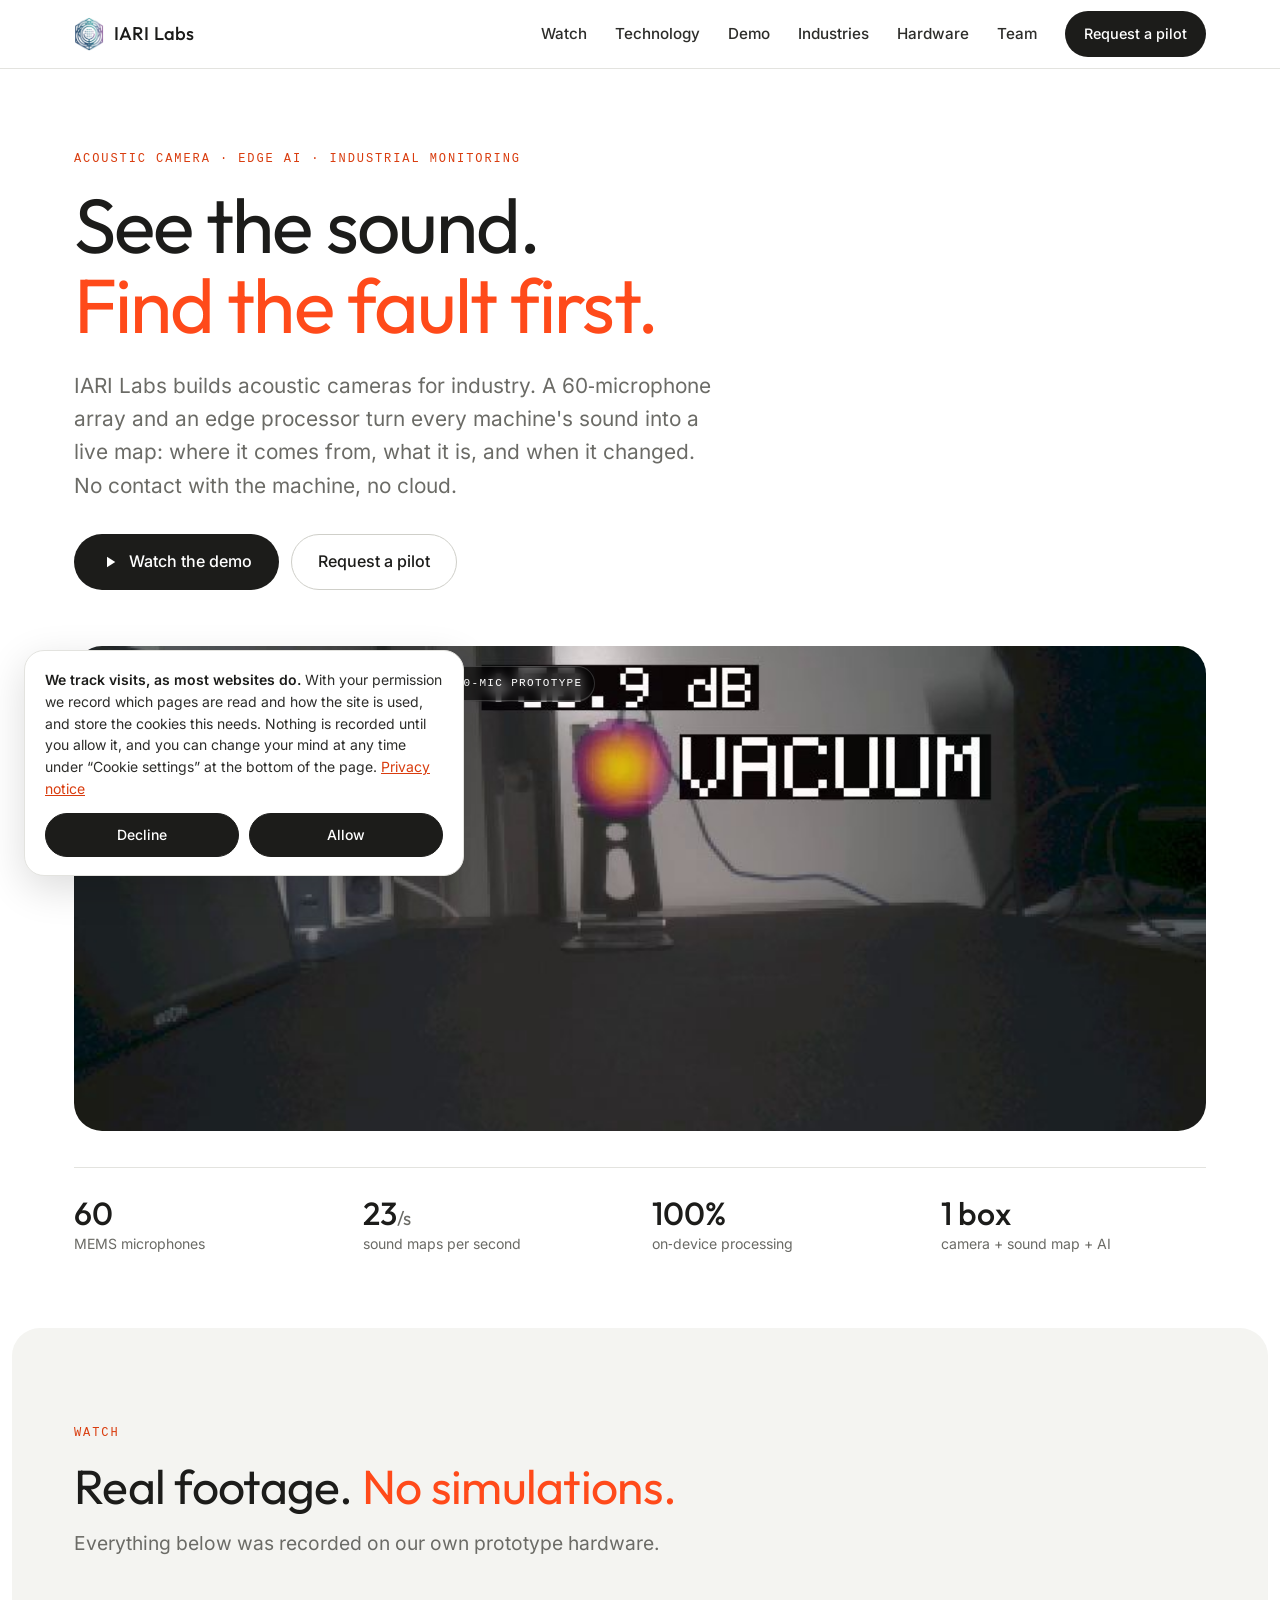
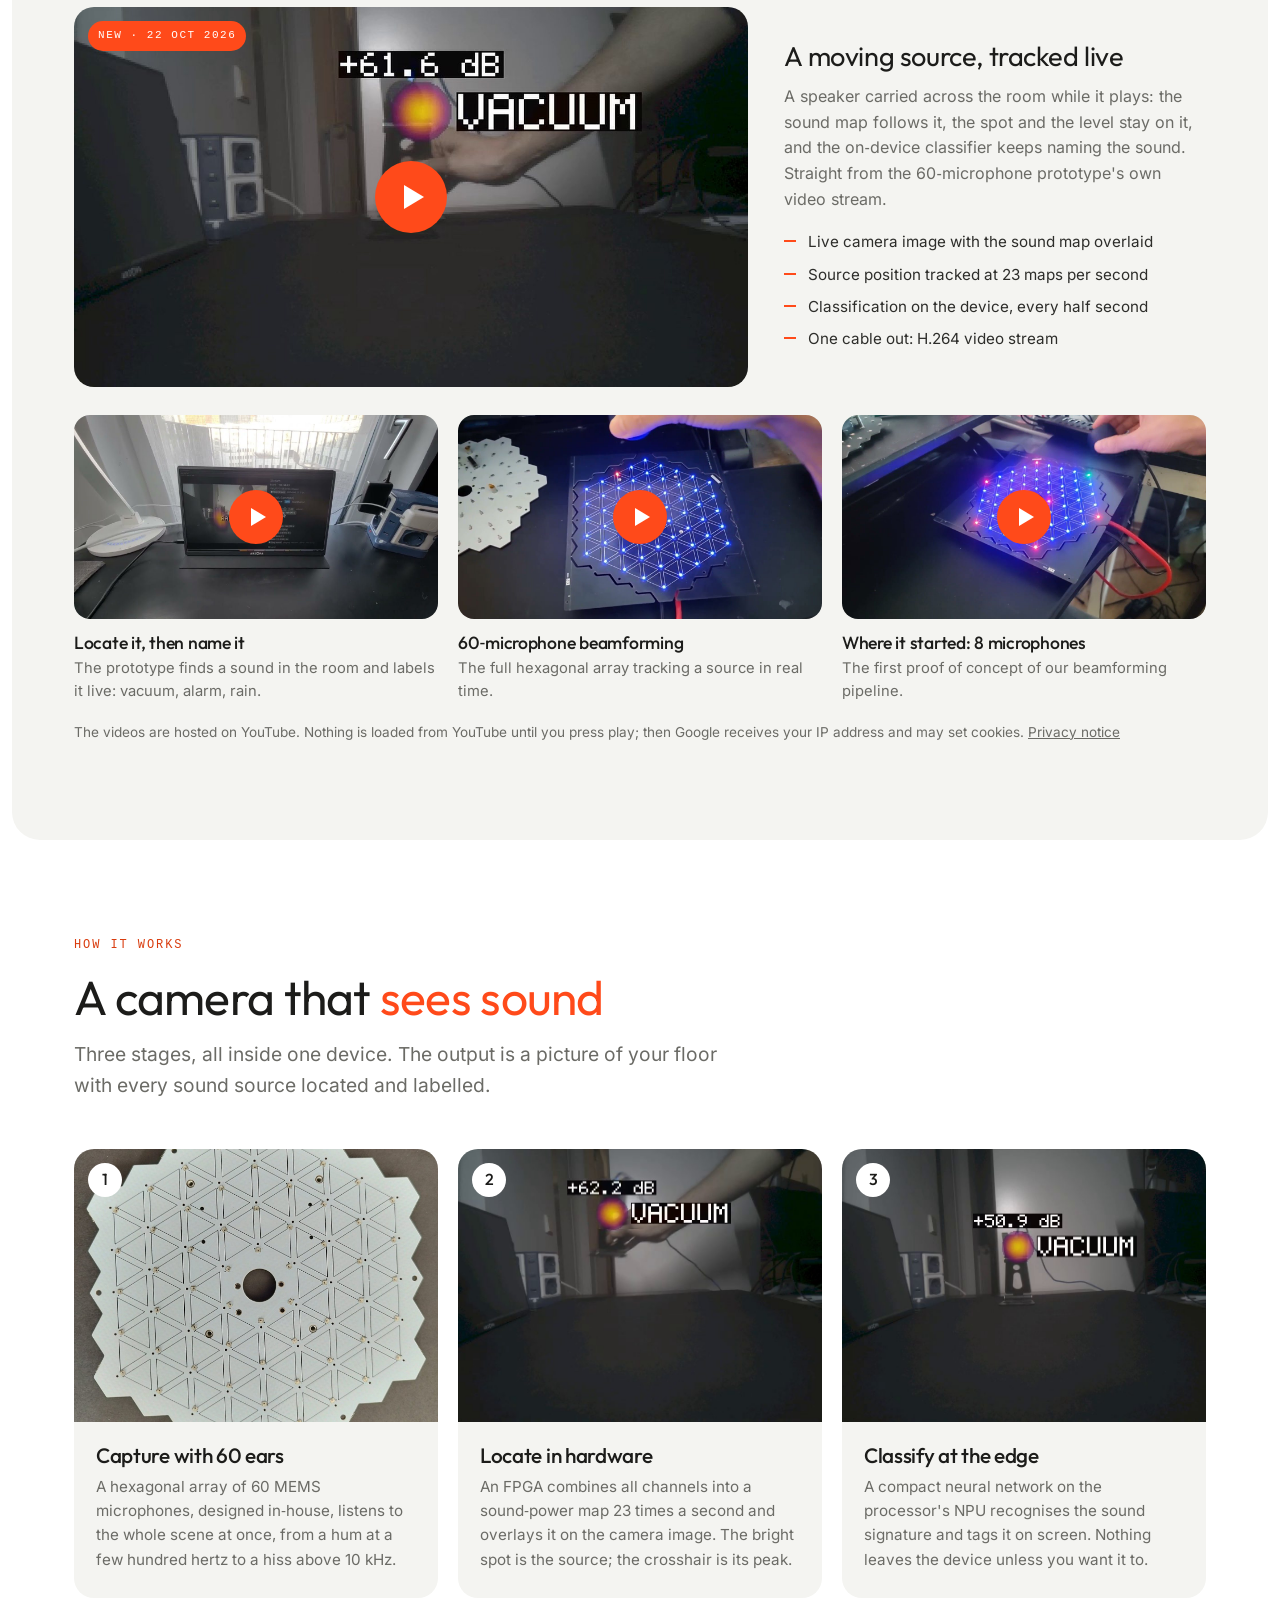
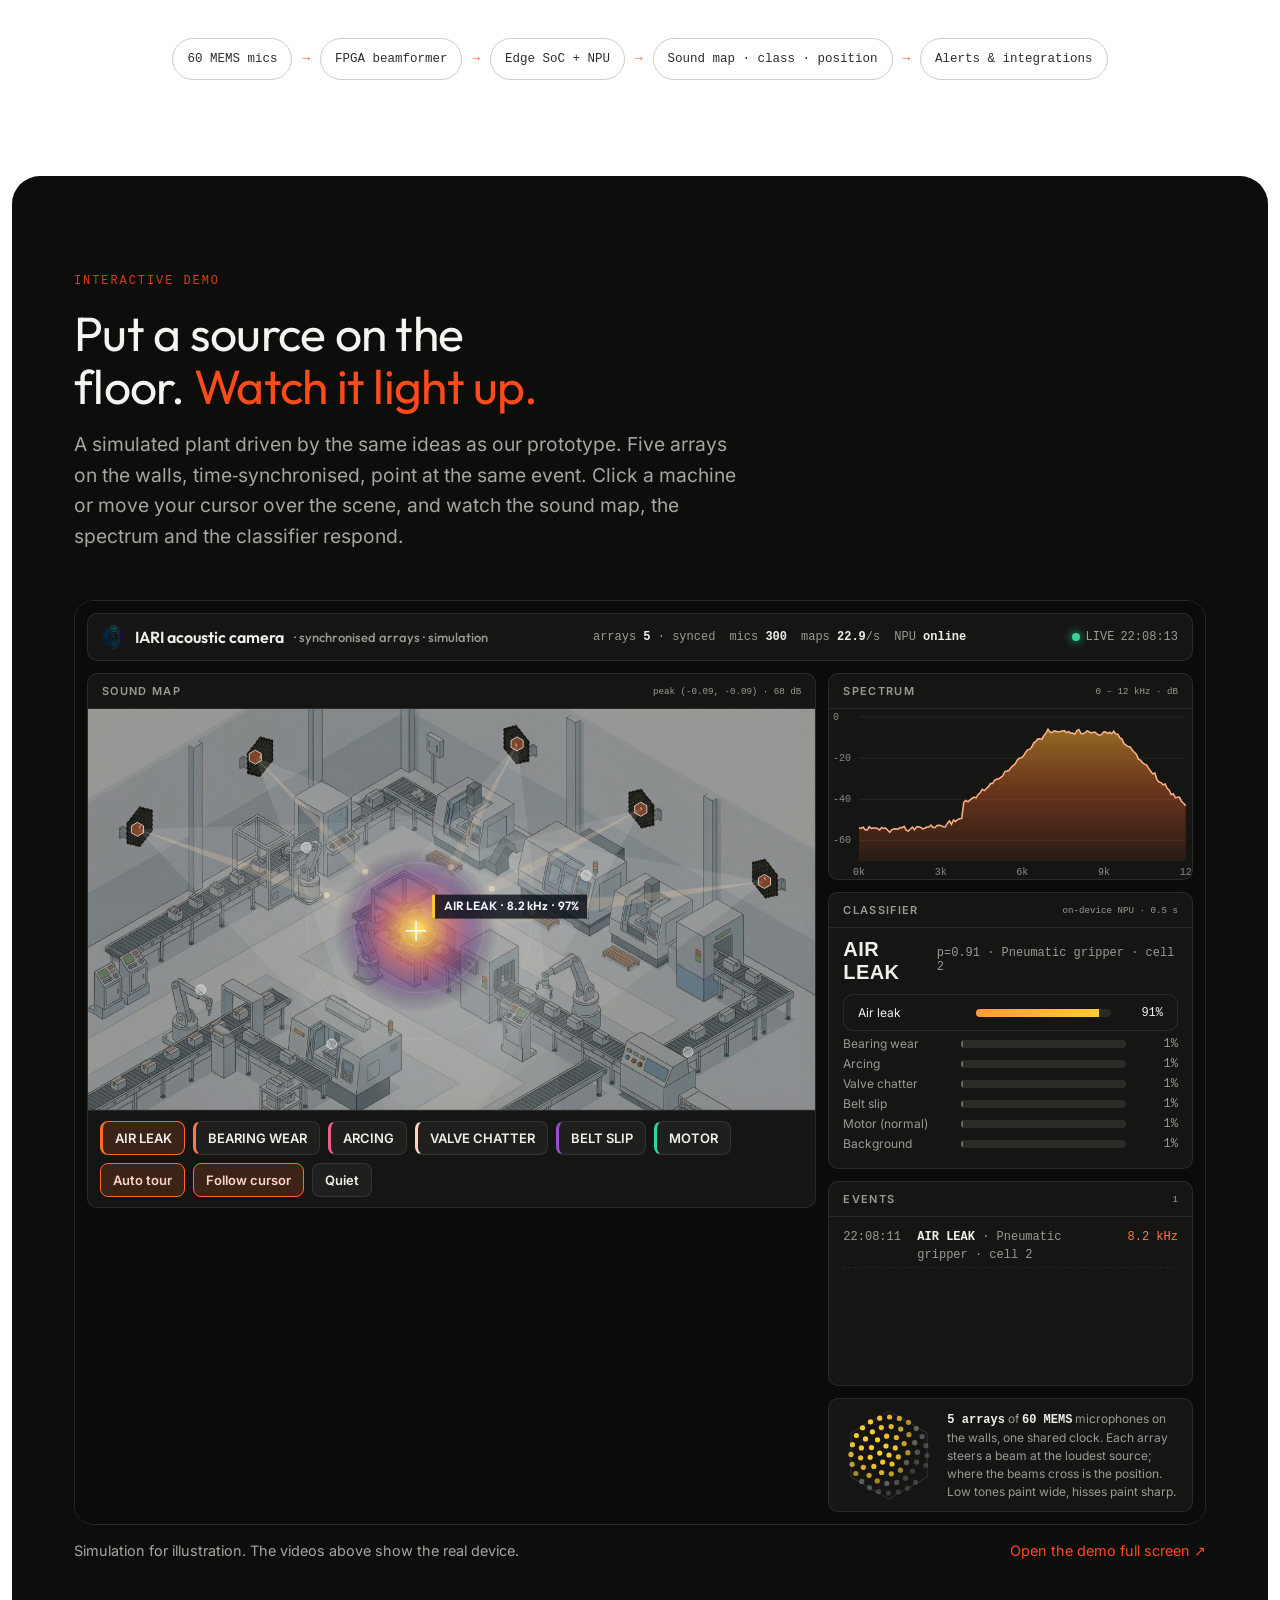
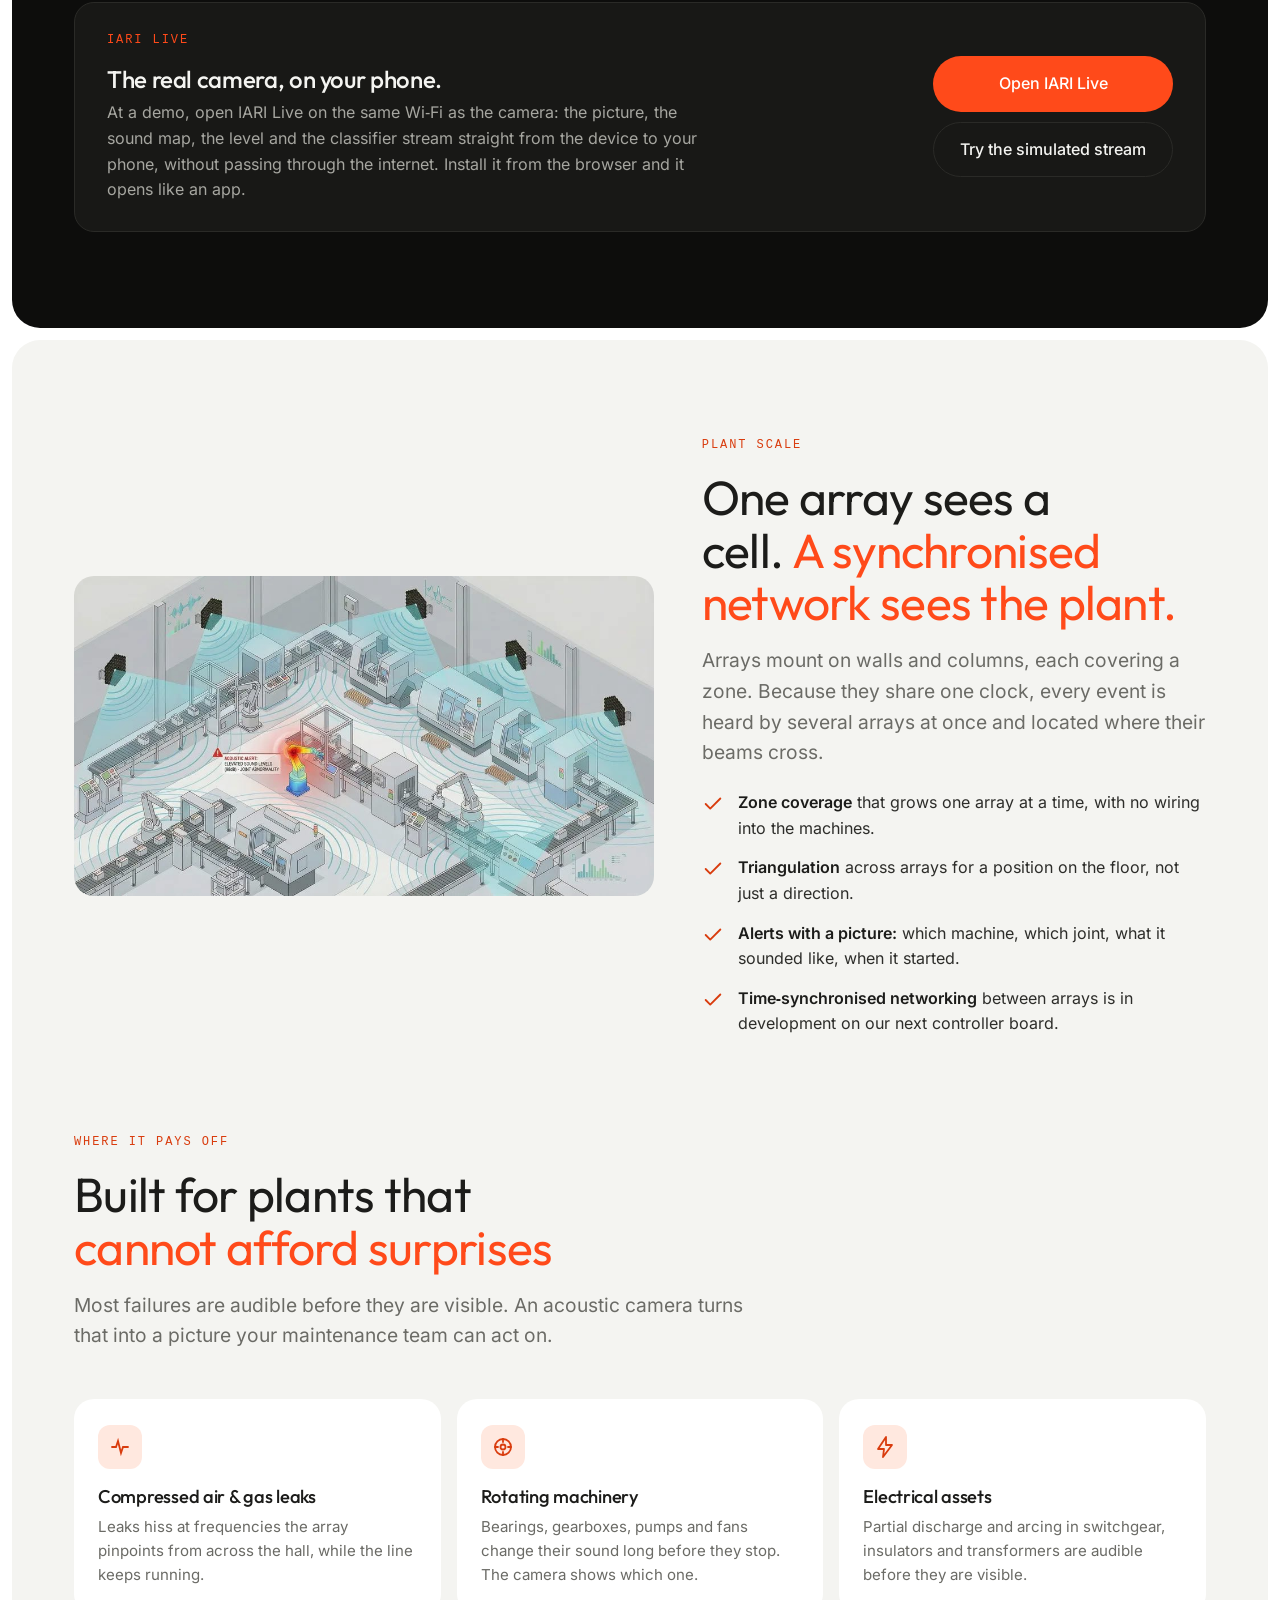
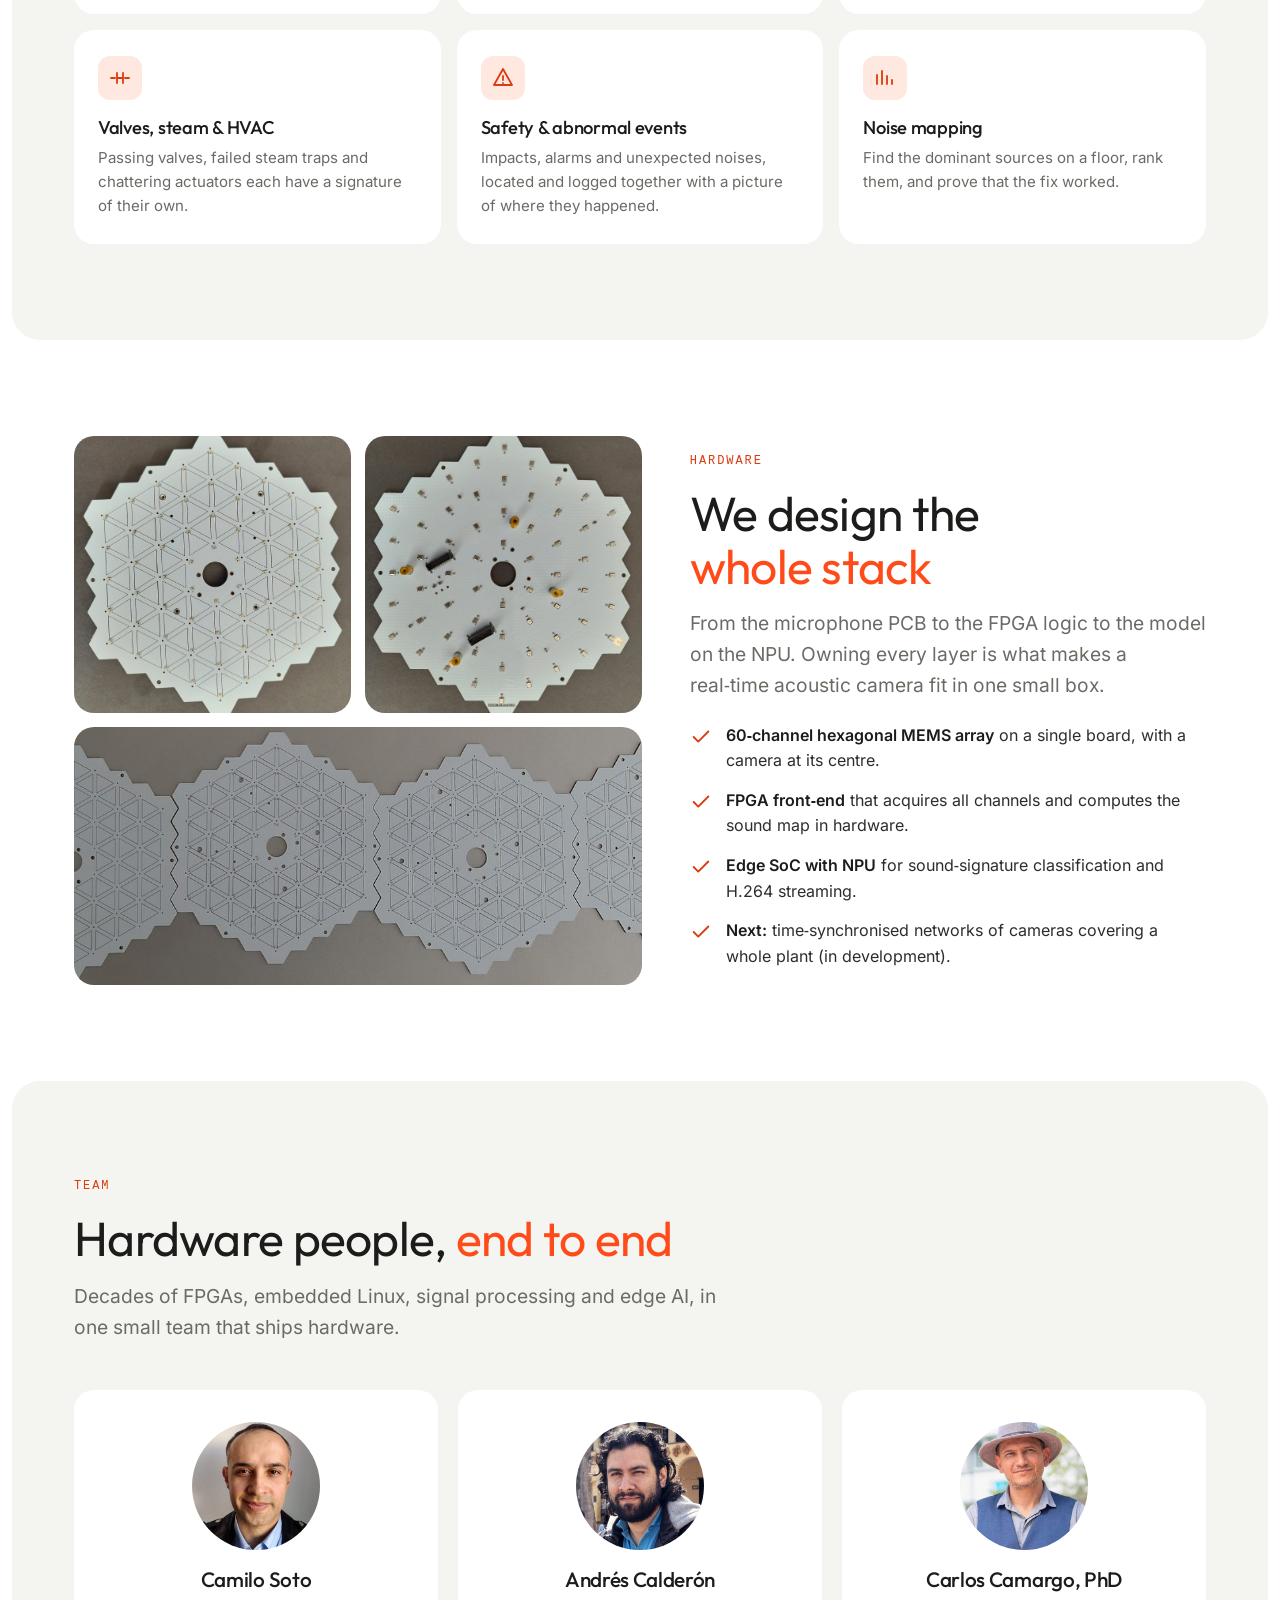
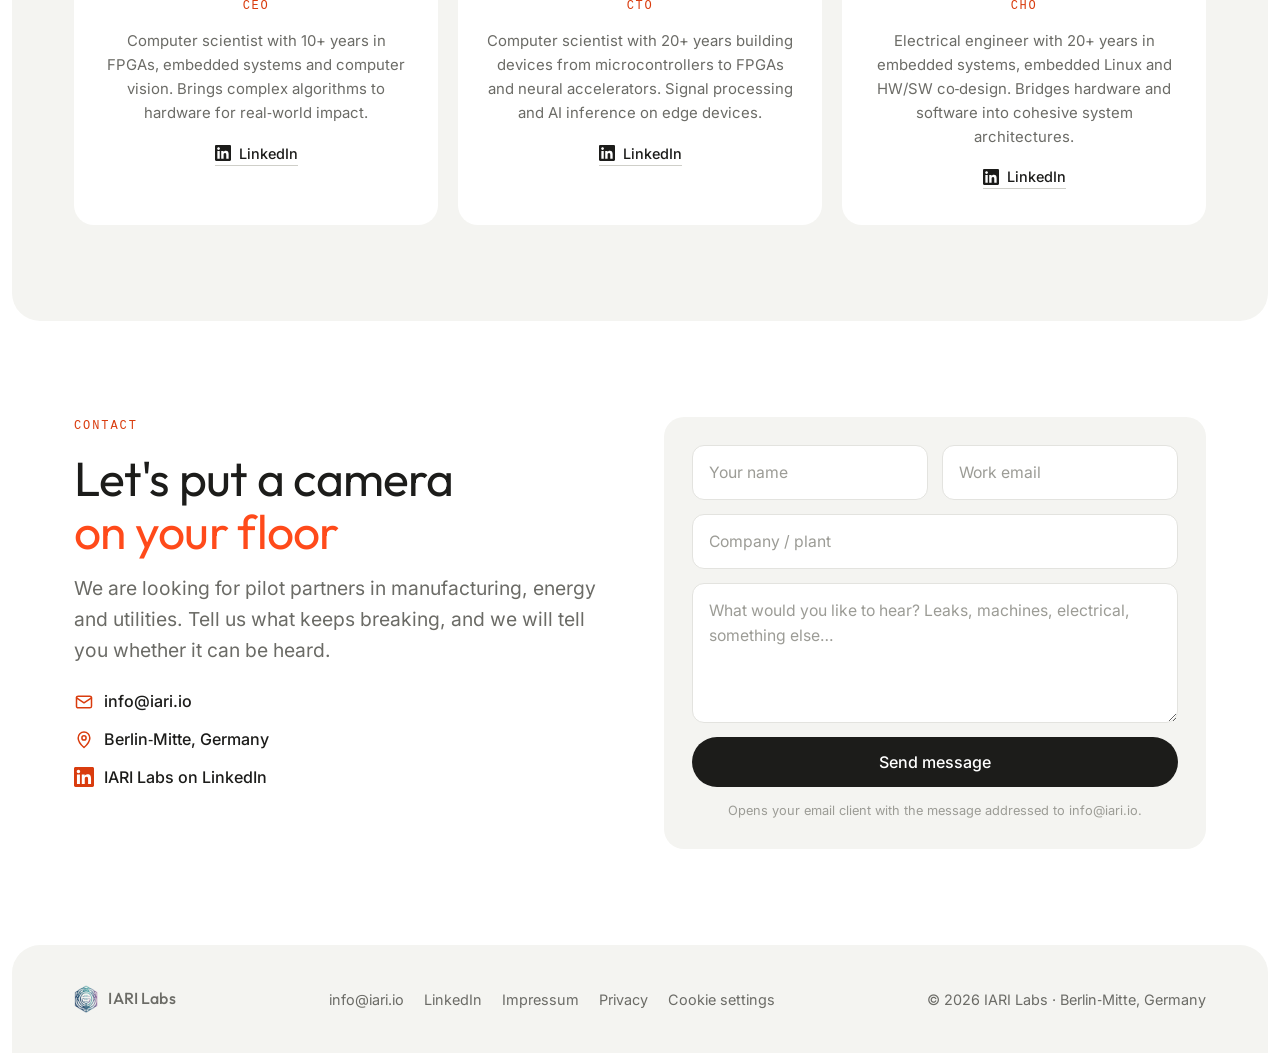
<file: index.html>
<!DOCTYPE html>
<html lang="en">
<head>
  <meta charset="UTF-8">
  <meta name="viewport" content="width=device-width, initial-scale=1.0">
  <title>IARI Labs — Acoustic intelligence for industry</title>

  <!-- Google Analytics 4: loaded only after the visitor presses "Allow" (assets/consent.js, § 25 TDDDG) -->
  <script src="assets/consent.js" defer></script>

  <!-- SEO -->
  <meta name="description" content="IARI Labs builds acoustic cameras for industry: a 60-microphone array and an edge processor that locate, classify and flag abnormal sounds in real time. Leaks, bearing wear, arcing and valve faults, found before they stop production.">
  <meta name="keywords" content="acoustic camera, acoustic imaging, beamforming, microphone array, predictive maintenance, leak detection, partial discharge, industrial IoT, edge AI, sound localization">
  <meta name="author" content="IARI Labs">
  <meta name="robots" content="index, follow">
  <link rel="canonical" href="https://iari.io/">
  <link rel="icon" type="image/png" href="assets/favicon.png">

  <!-- Open Graph / Twitter -->
  <meta property="og:title" content="IARI Labs — Acoustic intelligence for industry">
  <meta property="og:description" content="See the sound. Find the fault first. A 60-microphone acoustic camera with on-device AI that locates and names abnormal sounds on the plant floor.">
  <meta property="og:image" content="https://iari.io/assets/og-image.png">
  <meta property="og:url" content="https://iari.io/">
  <meta property="og:type" content="website">
  <meta property="og:site_name" content="IARI Labs">
  <meta name="twitter:card" content="summary_large_image">
  <meta name="twitter:title" content="IARI Labs — Acoustic intelligence for industry">
  <meta name="twitter:description" content="See the sound. Find the fault first. A 60-microphone acoustic camera with on-device AI for industrial monitoring.">
  <meta name="twitter:image" content="https://iari.io/assets/og-image.png">

  <script type="application/ld+json">
  {
    "@context": "https://schema.org",
    "@type": "Organization",
    "name": "IARI Labs",
    "url": "https://iari.io",
    "logo": "https://iari.io/assets/logo.png",
    "description": "Acoustic cameras for industry: a 60-microphone array and an edge processor that locate, classify and flag abnormal sounds in real time.",
    "email": "info@iari.io",
    "address": {"@type": "PostalAddress", "addressLocality": "Berlin", "addressRegion": "Mitte", "addressCountry": "DE"},
    "sameAs": ["https://www.linkedin.com/company/iari-labs"],
    "founder": [
      {"@type": "Person", "name": "Camilo Soto", "jobTitle": "CEO"},
      {"@type": "Person", "name": "Andrés Calderón", "jobTitle": "CTO"},
      {"@type": "Person", "name": "Carlos Camargo", "jobTitle": "CHO"}
    ]
  }
  </script>

  <!-- Fonts from this site, not from Google (no visitor data to Google before consent) -->
  <link rel="preload" href="assets/fonts/inter-latin.woff2" as="font" type="font/woff2" crossorigin>
  <link rel="preload" href="assets/fonts/outfit-latin.woff2" as="font" type="font/woff2" crossorigin>
  <link rel="stylesheet" href="assets/fonts/fonts.css">

  <style>
    /* Layout: white paper, grey rounded sheets for alternating sections, one black sheet for the demo. */
    :root {
      --bg: #ffffff; --panel: #f4f4f1; --panel2: #e9e9e5; --line: #e3e3df; --line2: #cfcfc9;
      --ink: #1c1c1a; --text: #2d2d2a; --muted: #6b6b66; --faint: #9c9c96;
      --accent: #ff4a1a; --accent-ink: #d93c0e; --accent-soft: #ffe8df;
      --dark: #0d0d0c; --dark2: #181816; --dark-line: #2a2a27; --on-dark: #f4f4f1; --on-dark-muted: #a6a6a0;
      --display: "Outfit", "Avenir Next", "Helvetica Neue", Arial, sans-serif;
      --body: "Inter", "Helvetica Neue", Arial, sans-serif;
      --mono: ui-monospace, "SF Mono", Menlo, Consolas, monospace;
      --gutter: 24px; --max: 1180px; --r: 28px; --r2: 20px;
    }
    * { margin: 0; padding: 0; box-sizing: border-box; }
    html { scroll-behavior: smooth; -webkit-text-size-adjust: 100%; }
    body { font-family: var(--body); background: var(--bg); color: var(--text); line-height: 1.6; overflow-x: hidden; }
    img, video { max-width: 100%; display: block; }
    a { color: inherit; }
    .wrap { max-width: var(--max); margin: 0 auto; padding: 0 var(--gutter); }
    .grad-text { color: var(--accent); }
    .eyebrow { font-family: var(--mono); font-size: 12px; letter-spacing: .16em; text-transform: uppercase; color: var(--accent-ink); margin-bottom: 16px; }
    h1, h2, h3, h4 { font-family: var(--display); font-weight: 500; letter-spacing: -0.015em; line-height: 1.1; color: var(--ink); text-wrap: balance; }
    h2 { font-size: clamp(2rem, 3.8vw, 3rem); font-weight: 400; margin-bottom: 16px; }
    .lead { font-size: clamp(1.05rem, 1.5vw, 1.2rem); color: var(--muted); max-width: 680px; }
    section { padding: 96px 0; position: relative; scroll-margin-top: 68px; }
    section.alt { background: var(--panel); border-radius: var(--r); margin: 0 12px; }
    section.alt + section.alt, section.dark + section.alt, section.alt + section.dark { margin-top: 12px; }
    section.dark { background: var(--dark); color: var(--on-dark); border-radius: var(--r); margin: 0 12px; }
    section.dark h2 { color: var(--on-dark); }
    section.dark .lead { color: var(--on-dark-muted); }
    .section-head { max-width: 760px; margin-bottom: 48px; }
    .btn { display: inline-flex; align-items: center; gap: 10px; padding: 14px 26px; border-radius: 999px; font-weight: 500; font-size: 1rem;
      text-decoration: none; border: 1px solid transparent; transition: transform .2s, background .2s, border-color .2s, color .2s; cursor: pointer; font-family: inherit; }
    .btn-primary { background: var(--ink); color: #fff; }
    .btn-primary:hover { background: #000; transform: translateY(-1px); }
    .btn-ghost { border-color: var(--line2); color: var(--ink); background: transparent; }
    .btn-ghost:hover { border-color: var(--ink); }
    .btn svg { width: 18px; height: 18px; }

    /* reveal */
    .reveal { opacity: 0; transform: translateY(18px); transition: opacity .7s ease, transform .7s ease; }
    .reveal.in { opacity: 1; transform: none; }
    @media (prefers-reduced-motion: reduce) { .reveal { opacity: 1; transform: none; transition: none; } html { scroll-behavior: auto; } }

    /* nav */
    nav { position: fixed; top: 0; left: 0; right: 0; z-index: 1000; background: rgba(255,255,255,0.86); backdrop-filter: blur(14px); -webkit-backdrop-filter: blur(14px); border-bottom: 1px solid var(--line); }
    .nav-in { display: flex; align-items: center; justify-content: space-between; height: 68px; gap: 24px; }
    .logo { display: flex; align-items: center; gap: 10px; text-decoration: none; font-family: var(--display); font-weight: 500; font-size: 1.15rem; letter-spacing: .01em; color: var(--ink); }
    .logo img { height: 34px; width: auto; }
    nav ul { display: flex; gap: 28px; list-style: none; align-items: center; }
    nav ul a { text-decoration: none; color: var(--text); font-weight: 500; font-size: .95rem; transition: color .2s; }
    nav ul a:hover { color: var(--accent-ink); }
    nav .btn { padding: 10px 18px; font-size: .9rem; }
    nav ul a.btn:hover { color: #fff; }
    .burger { display: none; background: none; border: 1px solid var(--line2); color: var(--ink); width: 42px; height: 42px; border-radius: 10px; cursor: pointer; font-size: 20px; }
    @media (max-width: 900px) {
      nav ul { position: fixed; top: 68px; left: 0; right: 0; flex-direction: column; gap: 0; background: rgba(255,255,255,0.98); border-bottom: 1px solid var(--line); display: none; padding: 8px 0 16px; }
      nav ul.open { display: flex; }
      nav ul li { width: 100%; text-align: center; }
      nav ul a { display: block; padding: 14px; font-size: 1.05rem; }
      .burger { display: inline-flex; align-items: center; justify-content: center; }
      .nav-cta { display: none; }
    }

    /* hero */
    .hero { padding: 150px 0 72px; }
    .hero h1 { font-size: clamp(2.6rem, 6vw, 4.8rem); font-weight: 400; letter-spacing: -0.025em; line-height: 1.04; margin-bottom: 24px; max-width: 900px; }
    .hero .lead { font-size: clamp(1.1rem, 1.7vw, 1.3rem); margin-bottom: 32px; max-width: 640px; }
    .hero-cta { display: flex; gap: 12px; flex-wrap: wrap; }
    .hero-media { position: relative; margin: 56px 0 36px; border-radius: var(--r); overflow: hidden; background: #000; aspect-ratio: 21 / 9; }
    .hero-media video { width: 100%; height: 100%; object-fit: cover; }
    .live-tag { position: absolute; left: 20px; top: 20px; font-family: var(--mono); font-size: 11px; letter-spacing: .12em; color: #fff;
      display: flex; align-items: center; gap: 8px; background: rgba(0,0,0,0.55); border: 1px solid rgba(255,255,255,0.18); padding: 8px 12px; border-radius: 999px; backdrop-filter: blur(6px); }
    .live-tag i { width: 8px; height: 8px; border-radius: 50%; background: var(--accent); box-shadow: 0 0 10px var(--accent); animation: blink 1.6s infinite; }
    @keyframes blink { 0%,100% { opacity: 1 } 50% { opacity: .3 } }
    .stats { display: grid; grid-template-columns: repeat(4, 1fr); gap: 24px; border-top: 1px solid var(--line); padding-top: 28px; }
    .stat b { display: block; font-family: var(--display); font-size: 2rem; font-weight: 500; line-height: 1.1; color: var(--ink); }
    .stat b small { font-size: .6em; color: var(--muted); font-weight: 400; }
    .stat span { font-size: .88rem; color: var(--muted); }
    @media (max-width: 700px) {
      .hero { padding-top: 110px; }
      .hero-media { aspect-ratio: 4 / 3; margin: 40px 0 28px; border-radius: var(--r2); }
      .stats { grid-template-columns: repeat(2, 1fr); gap: 20px 24px; }
      .live-tag { left: 12px; top: 12px; }
    }

    /* videos */
    .featured { display: grid; grid-template-columns: minmax(0, 1.6fr) minmax(280px, 1fr); gap: 36px; align-items: center; margin-bottom: 28px; }
    .yt { position: relative; aspect-ratio: 16 / 9; border-radius: var(--r2); overflow: hidden; background: #000; cursor: pointer; display: block; text-decoration: none; }
    .yt img { width: 100%; height: 100%; object-fit: cover; transition: transform .5s; }
    .yt:hover img { transform: scale(1.03); }
    .yt iframe { position: absolute; inset: 0; width: 100%; height: 100%; border: 0; }
    .yt .play { position: absolute; left: 50%; top: 50%; transform: translate(-50%, -50%); width: 72px; height: 72px; border-radius: 50%; border: 0; cursor: pointer;
      background: var(--accent); display: grid; place-items: center; transition: transform .2s, background .2s; }
    .yt .play::after { content: ""; border-style: solid; border-width: 12px 0 12px 20px; border-color: transparent transparent transparent #fff; margin-left: 5px; }
    .yt:hover .play { transform: translate(-50%, -50%) scale(1.08); }
    .yt .badge { position: absolute; top: 14px; left: 14px; font-family: var(--mono); font-size: 11px; letter-spacing: .14em; background: rgba(0,0,0,0.6); border: 1px solid rgba(255,255,255,0.2); padding: 6px 10px; border-radius: 999px; color: #fff; }
    .yt .badge.new { background: var(--accent); border: 0; }
    .featured-text h3 { font-size: 1.7rem; font-weight: 400; margin-bottom: 12px; }
    .featured-text p { color: var(--muted); margin-bottom: 18px; }
    .featured-text ul { list-style: none; display: grid; gap: 8px; }
    .featured-text li { padding-left: 24px; position: relative; color: var(--text); font-size: .95rem; }
    .featured-text li::before { content: ""; position: absolute; left: 0; top: 10px; width: 12px; height: 2px; background: var(--accent); }
    .vgrid { display: grid; grid-template-columns: repeat(auto-fit, minmax(280px, 1fr)); gap: 20px; }
    .vcard .yt { border-radius: 16px; }
    .yt-note { margin-top: 18px; font-size: .85rem; color: var(--muted); }
    .yt-note a { color: var(--muted); }
    .vcard .yt .play { width: 54px; height: 54px; }
    .vcard .yt .play::after { border-width: 9px 0 9px 15px; }
    .vcard h4 { font-size: 1.1rem; margin: 14px 0 4px; }
    .vcard p { color: var(--muted); font-size: .92rem; }
    @media (max-width: 900px) { .featured { grid-template-columns: 1fr; gap: 24px; } }

    /* how it works */
    .steps { display: grid; grid-template-columns: repeat(3, 1fr); gap: 20px; }
    .step { background: var(--panel); border-radius: var(--r2); overflow: hidden; display: flex; flex-direction: column; }
    .step .pic { aspect-ratio: 4 / 3; overflow: hidden; background: #000; position: relative; }
    .step .pic img { width: 100%; height: 100%; object-fit: cover; transition: transform .6s; }
    .step:hover .pic img { transform: scale(1.04); }
    .step .pic .n { position: absolute; left: 14px; top: 14px; width: 34px; height: 34px; border-radius: 50%; background: #fff; display: grid; place-items: center; font-family: var(--display); font-weight: 500; color: var(--ink); }
    .step .body { padding: 22px 22px 26px; }
    .step h3 { font-size: 1.3rem; margin-bottom: 8px; }
    .step p { color: var(--muted); font-size: .95rem; }
    .pipeline { margin-top: 40px; display: flex; align-items: center; justify-content: center; flex-wrap: wrap; gap: 10px; font-family: var(--mono); font-size: 12.5px; color: var(--text); }
    .pipeline span { padding: 10px 14px; border: 1px solid var(--line2); border-radius: 999px; background: #fff; }
    .pipeline em { color: var(--accent); font-style: normal; }
    @media (max-width: 900px) { .steps { grid-template-columns: 1fr; } }

    /* industries */
    .cards { display: grid; grid-template-columns: repeat(3, 1fr); gap: 16px; }
    .card { background: #fff; border-radius: var(--r2); padding: 26px 24px; transition: transform .25s; }
    .card:hover { transform: translateY(-3px); }
    .card .ico { width: 44px; height: 44px; border-radius: 12px; display: grid; place-items: center; margin-bottom: 18px; background: var(--accent-soft); color: var(--accent-ink); }
    .card .ico svg { width: 24px; height: 24px; }
    .card h3 { font-size: 1.15rem; margin-bottom: 8px; }
    .card p { color: var(--muted); font-size: .94rem; }
    @media (max-width: 900px) { .cards { grid-template-columns: 1fr 1fr; } }
    @media (max-width: 600px) { .cards { grid-template-columns: 1fr; } }

    /* demo (inside the industries sheet) */
    .demo-frame { border-radius: var(--r2); overflow: hidden; background: #0a0a0a; border: 1px solid var(--dark-line); }
    .demo-frame iframe { width: 100%; height: 760px; border: 0; display: block; }
    .demo-foot { display: flex; justify-content: space-between; align-items: center; gap: 12px; flex-wrap: wrap; margin-top: 14px; font-size: .9rem; color: var(--on-dark-muted); }
    .demo-foot a { color: var(--accent); text-decoration: none; }
    .demo-foot a:hover { text-decoration: underline; }
    @media (max-width: 900px) { .demo-frame iframe { height: 1180px; } }
    /* IARI Live: the real camera on a phone (live/) */
    .live-cta { display: grid; grid-template-columns: 1fr auto; gap: 28px; align-items: center; margin-top: 40px; padding: 28px 32px; border-radius: var(--r2); background: var(--dark2); border: 1px solid var(--dark-line); }
    .live-cta h3 { color: var(--on-dark); font-size: 1.5rem; margin-bottom: 8px; }
    .live-cta p { color: var(--on-dark-muted); max-width: 620px; }
    .live-cta .eyebrow { color: var(--accent); }
    .live-cta-actions { display: flex; flex-direction: column; gap: 10px; }
    .btn-accent { background: var(--accent); color: #fff; justify-content: center; }
    .btn-accent:hover { background: var(--accent-ink); transform: translateY(-1px); }
    .btn-ghost-dark { border-color: var(--dark-line); color: var(--on-dark); background: transparent; justify-content: center; }
    .btn-ghost-dark:hover { border-color: var(--on-dark-muted); }
    @media (max-width: 760px) { .live-cta { grid-template-columns: 1fr; padding: 24px 20px; } }
    .scale { display: grid; grid-template-columns: 1.15fr 1fr; gap: 48px; align-items: center; margin: 0 0 96px; }
    .scale-pic img { border-radius: var(--r2); background: #fff; }
    .checks { list-style: none; display: grid; gap: 14px; margin-top: 22px; }
    .checks li { display: flex; gap: 14px; align-items: flex-start; color: var(--text); }
    .checks li b { color: var(--ink); font-weight: 600; }
    .checks li svg { width: 22px; height: 22px; flex: none; color: var(--accent-ink); margin-top: 3px; }
    @media (max-width: 900px) { .scale { grid-template-columns: 1fr; gap: 28px; margin: 0 0 72px; } }

    /* hardware */
    .hw { display: grid; grid-template-columns: 1.1fr 1fr; gap: 48px; align-items: center; }
    .hw-gallery { display: grid; grid-template-columns: 1fr 1fr; gap: 14px; }
    .hw-gallery img { border-radius: var(--r2); aspect-ratio: 1; object-fit: cover; background: var(--panel); }
    .hw-gallery img.wide { grid-column: span 2; aspect-ratio: 2.2; }
    .hw ul { list-style: none; display: grid; gap: 14px; margin-top: 22px; }
    .hw li { display: flex; gap: 14px; align-items: flex-start; color: var(--text); }
    .hw li b { color: var(--ink); font-weight: 600; }
    .hw li svg { width: 22px; height: 22px; flex: none; color: var(--accent-ink); margin-top: 3px; }
    @media (max-width: 900px) { .hw { grid-template-columns: 1fr; } }

    /* team */
    .team-grid { display: grid; grid-template-columns: repeat(3, 1fr); gap: 20px; }
    .member { background: #fff; border-radius: var(--r2); padding: 32px 26px; text-align: center; }
    .avatar { width: 128px; height: 128px; border-radius: 50%; margin: 0 auto 18px; object-fit: cover; }
    .member h3 { font-size: 1.3rem; }
    .member .role { font-family: var(--mono); font-size: 12px; letter-spacing: .14em; color: var(--accent-ink); margin: 6px 0 14px; }
    .member p { color: var(--muted); font-size: .93rem; }
    .linkedin { display: inline-flex; align-items: center; gap: 8px; margin-top: 16px; color: var(--ink); text-decoration: none; font-size: .9rem; font-weight: 500; border-bottom: 1px solid var(--line2); }
    .linkedin:hover { border-color: var(--ink); }
    @media (max-width: 900px) { .team-grid { grid-template-columns: 1fr; max-width: 460px; margin: 0 auto; } }

    /* contact */
    .contact-grid { display: grid; grid-template-columns: 1fr 1fr; gap: 48px; align-items: start; }
    .contact-grid .lead { margin-bottom: 24px; }
    .contact-lines { display: grid; gap: 12px; margin-top: 10px; }
    .contact-lines a, .contact-lines span { display: inline-flex; align-items: center; gap: 10px; color: var(--ink); text-decoration: none; font-weight: 500; }
    .contact-lines a:hover { color: var(--accent-ink); }
    .contact-lines svg { width: 20px; height: 20px; color: var(--accent-ink); flex: none; }
    form { background: var(--panel); border-radius: var(--r2); padding: 28px; display: grid; gap: 14px; }
    .row2 { display: grid; grid-template-columns: 1fr 1fr; gap: 14px; }
    input, textarea { width: 100%; padding: 14px 16px; background: #fff; border: 1px solid var(--line); border-radius: 12px; color: var(--ink); font: inherit; font-size: .98rem; transition: border-color .2s; }
    input::placeholder, textarea::placeholder { color: var(--faint); }
    input:focus, textarea:focus { outline: none; border-color: var(--ink); }
    textarea { min-height: 140px; resize: vertical; }
    form .btn { justify-content: center; width: 100%; }
    form small { color: var(--faint); font-size: .8rem; text-align: center; }
    @media (max-width: 900px) { .contact-grid { grid-template-columns: 1fr; gap: 32px; } .row2 { grid-template-columns: 1fr; } }

    /* footer */
    footer { background: var(--panel); border-radius: var(--r) var(--r) 0 0; margin: 0 12px; padding: 40px 0; color: var(--muted); font-size: .9rem; }
    .foot { display: flex; justify-content: space-between; align-items: center; gap: 20px; flex-wrap: wrap; }
    .foot .logo { font-size: 1rem; }
    .foot .logo img { height: 28px; }
    .foot a { text-decoration: none; color: var(--muted); }
    .foot a:hover { color: var(--ink); }
    @media (max-width: 600px) { :root { --gutter: 16px; } section { padding: 72px 0; } section.alt, section.dark, footer { margin-left: 8px; margin-right: 8px; } .pipeline em { display: none; } }
  </style>
</head>
<body>
  <nav>
    <div class="wrap nav-in">
      <a href="#top" class="logo"><img src="assets/logo-mark-256.png" alt="IARI Labs"> IARI Labs</a>
      <ul id="menu">
        <li><a href="#videos">Watch</a></li>
        <li><a href="#technology">Technology</a></li>
        <li><a href="#demo">Demo</a></li>
        <li><a href="#industries">Industries</a></li>
        <li><a href="#hardware">Hardware</a></li>
        <li><a href="#team">Team</a></li>
        <li class="nav-cta"><a href="#contact" class="btn btn-primary">Request a pilot</a></li>
      </ul>
      <button class="burger" id="burger" aria-label="Menu" aria-expanded="false">☰</button>
    </div>
  </nav>

  <!-- HERO -->
  <header class="hero" id="top">
    <div class="wrap">
      <div class="eyebrow">Acoustic camera · Edge AI · Industrial monitoring</div>
      <h1>See the sound.<br><span class="grad-text">Find the fault first.</span></h1>
      <p class="lead">IARI Labs builds acoustic cameras for industry. A 60‑microphone array and an edge processor turn every machine's sound into a live map: where it comes from, what it is, and when it changed. No contact with the machine, no cloud.</p>
      <div class="hero-cta">
        <a href="#videos" class="btn btn-primary"><svg viewBox="0 0 24 24" fill="currentColor"><path d="M8 5v14l11-7z"/></svg> Watch the demo</a>
        <a href="#contact" class="btn btn-ghost">Request a pilot</a>
      </div>
      <div class="hero-media reveal in">
        <!-- data-clips: the clips played in turn (space-separated); data-tags: one caption per clip, separated by | -->
        <video autoplay muted playsinline poster="assets/hero-poster.jpg" aria-hidden="true"
               data-clips="assets/hero-loop.mp4 assets/hero-loop-2.mp4"
               data-tags="VACUUM · RAIN · ALARM — RECORDED FROM THE 60‑MIC PROTOTYPE | A MOVING SOURCE, TRACKED LIVE — RECORDED FROM THE 60‑MIC PROTOTYPE">
          <source src="assets/hero-loop.mp4" type="video/mp4">
        </video>
        <div class="live-tag"><i></i> <span>RECORDED FROM THE 60‑MIC PROTOTYPE</span></div>
      </div>
      <div class="stats">
        <div class="stat"><b>60</b><span>MEMS microphones</span></div>
        <div class="stat"><b>23<small>/s</small></b><span>sound maps per second</span></div>
        <div class="stat"><b>100%</b><span>on‑device processing</span></div>
        <div class="stat"><b>1 box</b><span>camera + sound map + AI</span></div>
      </div>
    </div>
  </header>

  <!-- VIDEOS -->
  <section id="videos" class="alt">
    <div class="wrap">
      <div class="section-head reveal">
        <div class="eyebrow">Watch</div>
        <h2>Real footage. <span class="grad-text">No simulations.</span></h2>
        <p class="lead">Everything below was recorded on our own prototype hardware.</p>
      </div>

      <div class="featured reveal">
        <div class="yt" data-id="DW05SWSzTVY" data-title="Acoustic camera with the Efinix T60 and the SG2002 — a moving source, tracked live">
          <img src="assets/video-DW05SWSzTVY.jpg" alt="A speaker carried across the room: the sound map's spot and the VACUUM label follow it" loading="lazy">
          <span class="badge new">NEW · 22 OCT 2026</span>
          <button class="play" aria-label="Play: a moving source, tracked live"></button>
        </div>
        <div class="featured-text">
          <h3>A moving source, tracked live</h3>
          <p>A speaker carried across the room while it plays: the sound map follows it, the spot and the level stay on it, and the on‑device classifier keeps naming the sound. Straight from the 60‑microphone prototype's own video stream.</p>
          <ul>
            <li>Live camera image with the sound map overlaid</li>
            <li>Source position tracked at 23 maps per second</li>
            <li>Classification on the device, every half second</li>
            <li>One cable out: H.264 video stream</li>
          </ul>
        </div>
      </div>

      <div class="vgrid reveal">
        <div class="vcard">
          <div class="yt" data-id="gcTN-5uAErs" data-title="IARI Labs — ML beamforming and sound-signature classification">
            <img src="assets/video-gcTN-5uAErs.jpg" alt="Acoustic camera prototype locating and naming a sound in the lab" loading="lazy">
            <button class="play" aria-label="Play: ML beamforming and sound-signature classification"></button>
          </div>
          <h4>Locate it, then name it</h4>
          <p>The prototype finds a sound in the room and labels it live: vacuum, alarm, rain.</p>
        </div>
        <div class="vcard">
          <div class="yt" data-id="jlNcl9_JLg8" data-title="IARI Labs — 60-microphone beamforming demo">
            <img src="assets/video-jlNcl9_JLg8.jpg" alt="60-microphone beamforming demo" loading="lazy">
            <button class="play" aria-label="Play: 60-microphone beamforming demo"></button>
          </div>
          <h4>60‑microphone beamforming</h4>
          <p>The full hexagonal array tracking a source in real time.</p>
        </div>
        <div class="vcard">
          <div class="yt" data-id="b0D928bSs8o" data-title="IARI Labs — 8-microphone beamforming demo">
            <img src="assets/video-b0D928bSs8o.jpg" alt="8-microphone beamforming prototype" loading="lazy">
            <button class="play" aria-label="Play: 8-microphone beamforming demo"></button>
          </div>
          <h4>Where it started: 8 microphones</h4>
          <p>The first proof of concept of our beamforming pipeline.</p>
        </div>
      </div>
      <p class="yt-note">The videos are hosted on YouTube. Nothing is loaded from YouTube until you press play; then Google receives your IP address and may set cookies. <a href="datenschutz.html#youtube">Privacy notice</a></p>
    </div>
  </section>

  <!-- TECHNOLOGY -->
  <section id="technology">
    <div class="wrap">
      <div class="section-head reveal">
        <div class="eyebrow">How it works</div>
        <h2>A camera that <span class="grad-text">sees sound</span></h2>
        <p class="lead">Three stages, all inside one device. The output is a picture of your floor with every sound source located and labelled.</p>
      </div>
      <div class="steps">
        <div class="step reveal">
          <div class="pic"><img src="assets/array-front.jpg" alt="Hexagonal 60-microphone array PCB designed by IARI Labs" loading="lazy"><span class="n">1</span></div>
          <div class="body"><h3>Capture with 60 ears</h3><p>A hexagonal array of 60 MEMS microphones, designed in‑house, listens to the whole scene at once, from a hum at a few hundred hertz to a hiss above 10 kHz.</p></div>
        </div>
        <div class="step reveal">
          <div class="pic"><img src="assets/soundmap-lab.jpg" alt="The spot and its label following a speaker carried across the view" loading="lazy"><span class="n">2</span></div>
          <div class="body"><h3>Locate in hardware</h3><p>An FPGA combines all channels into a sound‑power map 23 times a second and overlays it on the camera image. The bright spot is the source; the crosshair is its peak.</p></div>
        </div>
        <div class="step reveal">
          <div class="pic"><img src="assets/soundmap-label.jpg" alt="The prototype labelling a located sound as VACUUM" loading="lazy"><span class="n">3</span></div>
          <div class="body"><h3>Classify at the edge</h3><p>A compact neural network on the processor's NPU recognises the sound signature and tags it on screen. Nothing leaves the device unless you want it to.</p></div>
        </div>
      </div>
      <div class="pipeline reveal">
        <span>60 MEMS mics</span><em>→</em><span>FPGA beamformer</span><em>→</em><span>Edge SoC + NPU</span><em>→</em><span>Sound map · class · position</span><em>→</em><span>Alerts & integrations</span>
      </div>
    </div>
  </section>

  <!-- DEMO -->
  <section id="demo" class="dark">
    <div class="wrap">
      <div class="section-head reveal">
        <div class="eyebrow">Interactive demo</div>
        <h2>Put a source on the floor. <span class="grad-text">Watch it light up.</span></h2>
        <p class="lead">A simulated plant driven by the same ideas as our prototype. Five arrays on the walls, time‑synchronised, point at the same event. Click a machine or move your cursor over the scene, and watch the sound map, the spectrum and the classifier respond.</p>
      </div>
      <div class="demo-frame reveal">
        <iframe id="demoFrame" src="demo/index.html" title="IARI Labs interactive acoustic camera demo" loading="lazy"></iframe>
      </div>
      <div class="demo-foot">
        <span>Simulation for illustration. The videos above show the real device.</span>
        <a href="demo/index.html" target="_blank" rel="noopener">Open the demo full screen ↗</a>
      </div>
      <div class="live-cta reveal">
        <div>
          <div class="eyebrow">IARI Live</div>
          <h3>The real camera, on your phone.</h3>
          <p>At a demo, open IARI Live on the same Wi‑Fi as the camera: the picture, the sound map, the level and the classifier stream straight from the device to your phone, without passing through the internet. Install it from the browser and it opens like an app.</p>
        </div>
        <div class="live-cta-actions">
          <a class="btn btn-accent" href="live/">Open IARI Live</a>
          <a class="btn btn-ghost-dark" href="live/?demo">Try the simulated stream</a>
        </div>
      </div>
    </div>
  </section>

  <!-- INDUSTRIES -->
  <section id="industries" class="alt">
    <div class="wrap">
      <div class="scale">
        <div class="scale-pic reveal"><img src="assets/gif1.jpg" alt="Illustration of a plant floor with acoustic arrays on the walls, each covering a zone, and an acoustic alert on a robot joint" loading="lazy"></div>
        <div class="reveal">
          <div class="eyebrow">Plant scale</div>
          <h2>One array sees a cell. <span class="grad-text">A synchronised network sees the plant.</span></h2>
          <p class="lead">Arrays mount on walls and columns, each covering a zone. Because they share one clock, every event is heard by several arrays at once and located where their beams cross.</p>
          <ul class="checks">
            <li><svg viewBox="0 0 24 24" fill="none" stroke="currentColor" stroke-width="2" stroke-linecap="round" stroke-linejoin="round"><path d="M20 6L9 17l-5-5"/></svg><span><b>Zone coverage</b> that grows one array at a time, with no wiring into the machines.</span></li>
            <li><svg viewBox="0 0 24 24" fill="none" stroke="currentColor" stroke-width="2" stroke-linecap="round" stroke-linejoin="round"><path d="M20 6L9 17l-5-5"/></svg><span><b>Triangulation</b> across arrays for a position on the floor, not just a direction.</span></li>
            <li><svg viewBox="0 0 24 24" fill="none" stroke="currentColor" stroke-width="2" stroke-linecap="round" stroke-linejoin="round"><path d="M20 6L9 17l-5-5"/></svg><span><b>Alerts with a picture:</b> which machine, which joint, what it sounded like, when it started.</span></li>
            <li><svg viewBox="0 0 24 24" fill="none" stroke="currentColor" stroke-width="2" stroke-linecap="round" stroke-linejoin="round"><path d="M20 6L9 17l-5-5"/></svg><span><b>Time‑synchronised networking</b> between arrays is in development on our next controller board.</span></li>
          </ul>
        </div>
      </div>

      <div class="section-head reveal">
        <div class="eyebrow">Where it pays off</div>
        <h2>Built for plants that <span class="grad-text">cannot afford surprises</span></h2>
        <p class="lead">Most failures are audible before they are visible. An acoustic camera turns that into a picture your maintenance team can act on.</p>
      </div>
      <div class="cards">
        <div class="card reveal">
          <div class="ico"><svg viewBox="0 0 24 24" fill="none" stroke="currentColor" stroke-width="1.8" stroke-linecap="round"><path d="M4 12h4l2-6 3 12 2-6h5"/></svg></div>
          <h3>Compressed air &amp; gas leaks</h3>
          <p>Leaks hiss at frequencies the array pinpoints from across the hall, while the line keeps running.</p>
        </div>
        <div class="card reveal">
          <div class="ico"><svg viewBox="0 0 24 24" fill="none" stroke="currentColor" stroke-width="1.8" stroke-linecap="round"><circle cx="12" cy="12" r="8"/><circle cx="12" cy="12" r="2.5"/><path d="M12 4v3M12 17v3M4 12h3M17 12h3"/></svg></div>
          <h3>Rotating machinery</h3>
          <p>Bearings, gearboxes, pumps and fans change their sound long before they stop. The camera shows which one.</p>
        </div>
        <div class="card reveal">
          <div class="ico"><svg viewBox="0 0 24 24" fill="none" stroke="currentColor" stroke-width="1.8" stroke-linecap="round" stroke-linejoin="round"><path d="M13 2L5 14h6l-1 8 9-12h-6z"/></svg></div>
          <h3>Electrical assets</h3>
          <p>Partial discharge and arcing in switchgear, insulators and transformers are audible before they are visible.</p>
        </div>
        <div class="card reveal">
          <div class="ico"><svg viewBox="0 0 24 24" fill="none" stroke="currentColor" stroke-width="1.8" stroke-linecap="round"><path d="M3 12h4M17 12h4M9 7v10M15 7v10M9 12h6"/></svg></div>
          <h3>Valves, steam &amp; HVAC</h3>
          <p>Passing valves, failed steam traps and chattering actuators each have a signature of their own.</p>
        </div>
        <div class="card reveal">
          <div class="ico"><svg viewBox="0 0 24 24" fill="none" stroke="currentColor" stroke-width="1.8" stroke-linecap="round" stroke-linejoin="round"><path d="M12 3l9 16H3z"/><path d="M12 10v4M12 17h.01"/></svg></div>
          <h3>Safety &amp; abnormal events</h3>
          <p>Impacts, alarms and unexpected noises, located and logged together with a picture of where they happened.</p>
        </div>
        <div class="card reveal">
          <div class="ico"><svg viewBox="0 0 24 24" fill="none" stroke="currentColor" stroke-width="1.8" stroke-linecap="round"><path d="M4 18V9M9 18V5M14 18v-8M19 18v-4"/></svg></div>
          <h3>Noise mapping</h3>
          <p>Find the dominant sources on a floor, rank them, and prove that the fix worked.</p>
        </div>
      </div>
    </div>
  </section>

  <!-- HARDWARE -->
  <section id="hardware">
    <div class="wrap">
      <div class="hw">
        <div class="hw-gallery reveal">
          <img src="assets/array-front.jpg" alt="Front of the 60-microphone array board" loading="lazy">
          <img src="assets/array-back.jpg" alt="Back of the 60-microphone array board with the MEMS microphones" loading="lazy">
          <img src="assets/arrays-row.jpg" class="wide" alt="A batch of array boards" loading="lazy">
        </div>
        <div class="reveal">
          <div class="eyebrow">Hardware</div>
          <h2>We design the <span class="grad-text">whole stack</span></h2>
          <p class="lead">From the microphone PCB to the FPGA logic to the model on the NPU. Owning every layer is what makes a real‑time acoustic camera fit in one small box.</p>
          <ul>
            <li><svg viewBox="0 0 24 24" fill="none" stroke="currentColor" stroke-width="2" stroke-linecap="round" stroke-linejoin="round"><path d="M20 6L9 17l-5-5"/></svg><span><b>60‑channel hexagonal MEMS array</b> on a single board, with a camera at its centre.</span></li>
            <li><svg viewBox="0 0 24 24" fill="none" stroke="currentColor" stroke-width="2" stroke-linecap="round" stroke-linejoin="round"><path d="M20 6L9 17l-5-5"/></svg><span><b>FPGA front‑end</b> that acquires all channels and computes the sound map in hardware.</span></li>
            <li><svg viewBox="0 0 24 24" fill="none" stroke="currentColor" stroke-width="2" stroke-linecap="round" stroke-linejoin="round"><path d="M20 6L9 17l-5-5"/></svg><span><b>Edge SoC with NPU</b> for sound‑signature classification and H.264 streaming.</span></li>
            <li><svg viewBox="0 0 24 24" fill="none" stroke="currentColor" stroke-width="2" stroke-linecap="round" stroke-linejoin="round"><path d="M20 6L9 17l-5-5"/></svg><span><b>Next:</b> time‑synchronised networks of cameras covering a whole plant (in development).</span></li>
          </ul>
        </div>
      </div>
    </div>
  </section>

  <!-- TEAM -->
  <section id="team" class="alt">
    <div class="wrap">
      <div class="section-head reveal">
        <div class="eyebrow">Team</div>
        <h2>Hardware people, <span class="grad-text">end to end</span></h2>
        <p class="lead">Decades of FPGAs, embedded Linux, signal processing and edge AI, in one small team that ships hardware.</p>
      </div>
      <div class="team-grid">
        <div class="member reveal">
          <img src="assets/team-camilo.jpg" alt="Camilo Soto" class="avatar" loading="lazy">
          <h3>Camilo Soto</h3>
          <div class="role">CEO</div>
          <p>Computer scientist with 10+ years in FPGAs, embedded systems and computer vision. Brings complex algorithms to hardware for real‑world impact.</p>
          <a href="https://www.linkedin.com/in/tucanae47/" target="_blank" rel="noopener noreferrer" class="linkedin"><svg width="16" height="16" viewBox="0 0 24 24" fill="currentColor" aria-hidden="true"><path d="M20.447 20.452h-3.554v-5.569c0-1.328-.027-3.037-1.852-3.037-1.853 0-2.136 1.445-2.136 2.939v5.667H9.351V9h3.414v1.561h.046c.477-.9 1.637-1.85 3.37-1.85 3.601 0 4.267 2.37 4.267 5.455v6.286zM5.337 7.433c-1.144 0-2.063-.926-2.063-2.065 0-1.138.92-2.063 2.063-2.063 1.14 0 2.064.925 2.064 2.063 0 1.139-.925 2.065-2.064 2.065zm1.782 13.019H3.555V9h3.564v11.452zM22.225 0H1.771C.792 0 0 .774 0 1.729v20.542C0 23.227.792 24 1.771 24h20.451C23.2 24 24 23.227 24 22.271V1.729C24 .774 23.2 0 22.222 0h.003z"/></svg> LinkedIn</a>
        </div>
        <div class="member reveal">
          <img src="assets/team-andres.jpg" alt="Andrés Calderón" class="avatar" loading="lazy">
          <h3>Andrés Calderón</h3>
          <div class="role">CTO</div>
          <p>Computer scientist with 20+ years building devices from microcontrollers to FPGAs and neural accelerators. Signal processing and AI inference on edge devices.</p>
          <a href="https://www.linkedin.com/in/andres-calderen-de-restrepo/" target="_blank" rel="noopener noreferrer" class="linkedin"><svg width="16" height="16" viewBox="0 0 24 24" fill="currentColor" aria-hidden="true"><path d="M20.447 20.452h-3.554v-5.569c0-1.328-.027-3.037-1.852-3.037-1.853 0-2.136 1.445-2.136 2.939v5.667H9.351V9h3.414v1.561h.046c.477-.9 1.637-1.85 3.37-1.85 3.601 0 4.267 2.37 4.267 5.455v6.286zM5.337 7.433c-1.144 0-2.063-.926-2.063-2.065 0-1.138.92-2.063 2.063-2.063 1.14 0 2.064.925 2.064 2.063 0 1.139-.925 2.065-2.064 2.065zm1.782 13.019H3.555V9h3.564v11.452zM22.225 0H1.771C.792 0 0 .774 0 1.729v20.542C0 23.227.792 24 1.771 24h20.451C23.2 24 24 23.227 24 22.271V1.729C24 .774 23.2 0 22.222 0h.003z"/></svg> LinkedIn</a>
        </div>
        <div class="member reveal">
          <img src="assets/team-carlos.jpg" alt="Carlos Camargo" class="avatar" loading="lazy">
          <h3>Carlos Camargo, PhD</h3>
          <div class="role">CHO</div>
          <p>Electrical engineer with 20+ years in embedded systems, embedded Linux and HW/SW co‑design. Bridges hardware and software into cohesive system architectures.</p>
          <a href="https://www.linkedin.com/in/carlos-camargo-8031b943/" target="_blank" rel="noopener noreferrer" class="linkedin"><svg width="16" height="16" viewBox="0 0 24 24" fill="currentColor" aria-hidden="true"><path d="M20.447 20.452h-3.554v-5.569c0-1.328-.027-3.037-1.852-3.037-1.853 0-2.136 1.445-2.136 2.939v5.667H9.351V9h3.414v1.561h.046c.477-.9 1.637-1.85 3.37-1.85 3.601 0 4.267 2.37 4.267 5.455v6.286zM5.337 7.433c-1.144 0-2.063-.926-2.063-2.065 0-1.138.92-2.063 2.063-2.063 1.14 0 2.064.925 2.064 2.063 0 1.139-.925 2.065-2.064 2.065zm1.782 13.019H3.555V9h3.564v11.452zM22.225 0H1.771C.792 0 0 .774 0 1.729v20.542C0 23.227.792 24 1.771 24h20.451C23.2 24 24 23.227 24 22.271V1.729C24 .774 23.2 0 22.222 0h.003z"/></svg> LinkedIn</a>
        </div>
      </div>
    </div>
  </section>

  <!-- CONTACT -->
  <section id="contact">
    <div class="wrap">
      <div class="contact-grid">
        <div class="reveal">
          <div class="eyebrow">Contact</div>
          <h2>Let's put a camera <span class="grad-text">on your floor</span></h2>
          <p class="lead">We are looking for pilot partners in manufacturing, energy and utilities. Tell us what keeps breaking, and we will tell you whether it can be heard.</p>
          <div class="contact-lines">
            <a href="mailto:info@iari.io"><svg viewBox="0 0 24 24" fill="none" stroke="currentColor" stroke-width="1.8" stroke-linecap="round" stroke-linejoin="round"><rect x="3" y="5" width="18" height="14" rx="2"/><path d="M3 7l9 6 9-6"/></svg> info@iari.io</a>
            <span><svg viewBox="0 0 24 24" fill="none" stroke="currentColor" stroke-width="1.8" stroke-linecap="round" stroke-linejoin="round"><path d="M12 21s-7-6.2-7-11.5a7 7 0 0 1 14 0C19 14.8 12 21 12 21z"/><circle cx="12" cy="9.5" r="2.5"/></svg> Berlin‑Mitte, Germany</span>
            <a href="https://www.linkedin.com/company/iari-labs" target="_blank" rel="noopener noreferrer"><svg viewBox="0 0 24 24" fill="currentColor"><path d="M20.447 20.452h-3.554v-5.569c0-1.328-.027-3.037-1.852-3.037-1.853 0-2.136 1.445-2.136 2.939v5.667H9.351V9h3.414v1.561h.046c.477-.9 1.637-1.85 3.37-1.85 3.601 0 4.267 2.37 4.267 5.455v6.286zM5.337 7.433c-1.144 0-2.063-.926-2.063-2.065 0-1.138.92-2.063 2.063-2.063 1.14 0 2.064.925 2.064 2.063 0 1.139-.925 2.065-2.064 2.065zm1.782 13.019H3.555V9h3.564v11.452zM22.225 0H1.771C.792 0 0 .774 0 1.729v20.542C0 23.227.792 24 1.771 24h20.451C23.2 24 24 23.227 24 22.271V1.729C24 .774 23.2 0 22.222 0h.003z"/></svg> IARI Labs on LinkedIn</a>
          </div>
        </div>
        <form id="contactForm" class="reveal" novalidate>
          <div class="row2">
            <input type="text" name="name" placeholder="Your name" required>
            <input type="email" name="email" placeholder="Work email" required>
          </div>
          <input type="text" name="company" placeholder="Company / plant">
          <textarea name="message" placeholder="What would you like to hear? Leaks, machines, electrical, something else…" required></textarea>
          <button type="submit" class="btn btn-primary">Send message</button>
          <small>Opens your email client with the message addressed to info@iari.io.</small>
        </form>
      </div>
    </div>
  </section>

  <footer>
    <div class="wrap foot">
      <a href="#top" class="logo"><img src="assets/logo-mark-256.png" alt=""> IARI Labs</a>
      <div style="display:flex; gap:20px; flex-wrap:wrap">
        <a href="mailto:info@iari.io">info@iari.io</a>
        <a href="https://www.linkedin.com/company/iari-labs" target="_blank" rel="noopener noreferrer">LinkedIn</a>
        <a href="impressum.html">Impressum</a>
        <a href="datenschutz.html">Privacy</a>
        <a href="#" data-consent-open>Cookie settings</a>
      </div>
      <p>&copy; 2026 IARI Labs · Berlin‑Mitte, Germany</p>
    </div>
  </footer>

  <script>
    // mobile menu
    const burger = document.getElementById('burger'), menu = document.getElementById('menu');
    burger.addEventListener('click', () => { const o = menu.classList.toggle('open'); burger.setAttribute('aria-expanded', o); });
    menu.querySelectorAll('a').forEach(a => a.addEventListener('click', () => menu.classList.remove('open')));

    // reveal on scroll
    const io = new IntersectionObserver((es) => es.forEach(e => { if (e.isIntersecting) { e.target.classList.add('in'); io.unobserve(e.target); } }), { threshold: 0.12 });
    document.querySelectorAll('.reveal').forEach(el => io.observe(el));

    // click-to-play YouTube (no third-party scripts until the visitor presses play)
    document.querySelectorAll('.yt').forEach(box => {
      box.addEventListener('click', () => {
        const id = box.dataset.id, title = box.dataset.title || 'Video';
        const f = document.createElement('iframe');
        f.src = `https://www.youtube-nocookie.com/embed/${id}?autoplay=1&rel=0&modestbranding=1&playsinline=1`;
        f.title = title; f.allow = 'accelerometer; autoplay; clipboard-write; encrypted-media; gyroscope; picture-in-picture; web-share'; f.allowFullscreen = true;
        box.innerHTML = ''; box.appendChild(f); box.style.cursor = 'default';
        if (typeof gtag === 'function') gtag('event', 'video_play', { video_id: id });
      }, { once: true });
    });

    // demo iframe takes the height its content asks for
    window.addEventListener('message', (e) => {
      if (!e.data || e.data.type !== 'iari-demo-height' || !(e.data.h > 300)) return;
      const f = document.getElementById('demoFrame'), h = Math.min(1500, Math.ceil(e.data.h));
      if (Math.abs(f.clientHeight - h) > 4) f.style.height = h + 'px';
    });

    // contact form -> prefilled email
    document.getElementById('contactForm').addEventListener('submit', (e) => {
      e.preventDefault();
      const f = e.target, name = f.name.value.trim(), email = f.email.value.trim(), company = f.company.value.trim(), msg = f.message.value.trim();
      if (!name || !email || !msg) { f.reportValidity(); return; }
      const subject = encodeURIComponent(`IARI Labs — pilot enquiry${company ? ' from ' + company : ''}`);
      const body = encodeURIComponent(`${msg}\n\n—\n${name}${company ? '\n' + company : ''}\n${email}`);
      window.location.href = `mailto:info@iari.io?subject=${subject}&body=${body}`;
      if (typeof gtag === 'function') gtag('event', 'contact_submit');
    });

    // the hero video: the clips in data-clips play in turn (one clip just loops), each with its caption from
    // data-tags; it is decorative, so it stays still for visitors who prefer less motion
    const hv = document.querySelector('.hero-media video');
    if (hv) {
      const clips = (hv.dataset.clips || '').split(/\s+/).filter(Boolean);
      const tags = (hv.dataset.tags || '').split('|').map(t => t.trim());
      const cap = document.querySelector('.live-tag span');
      let i = 0;
      const show = () => { if (cap && tags[i]) cap.textContent = tags[i]; };
      if (clips.length > 1) {
        hv.addEventListener('ended', () => { i = (i + 1) % clips.length; hv.src = clips[i]; show(); hv.play().catch(() => {}); });
      } else {
        hv.loop = true;
      }
      show();
      if (window.matchMedia('(prefers-reduced-motion: reduce)').matches) { hv.pause(); hv.removeAttribute('autoplay'); }
    }
  </script>
</body>
</html>
</file>
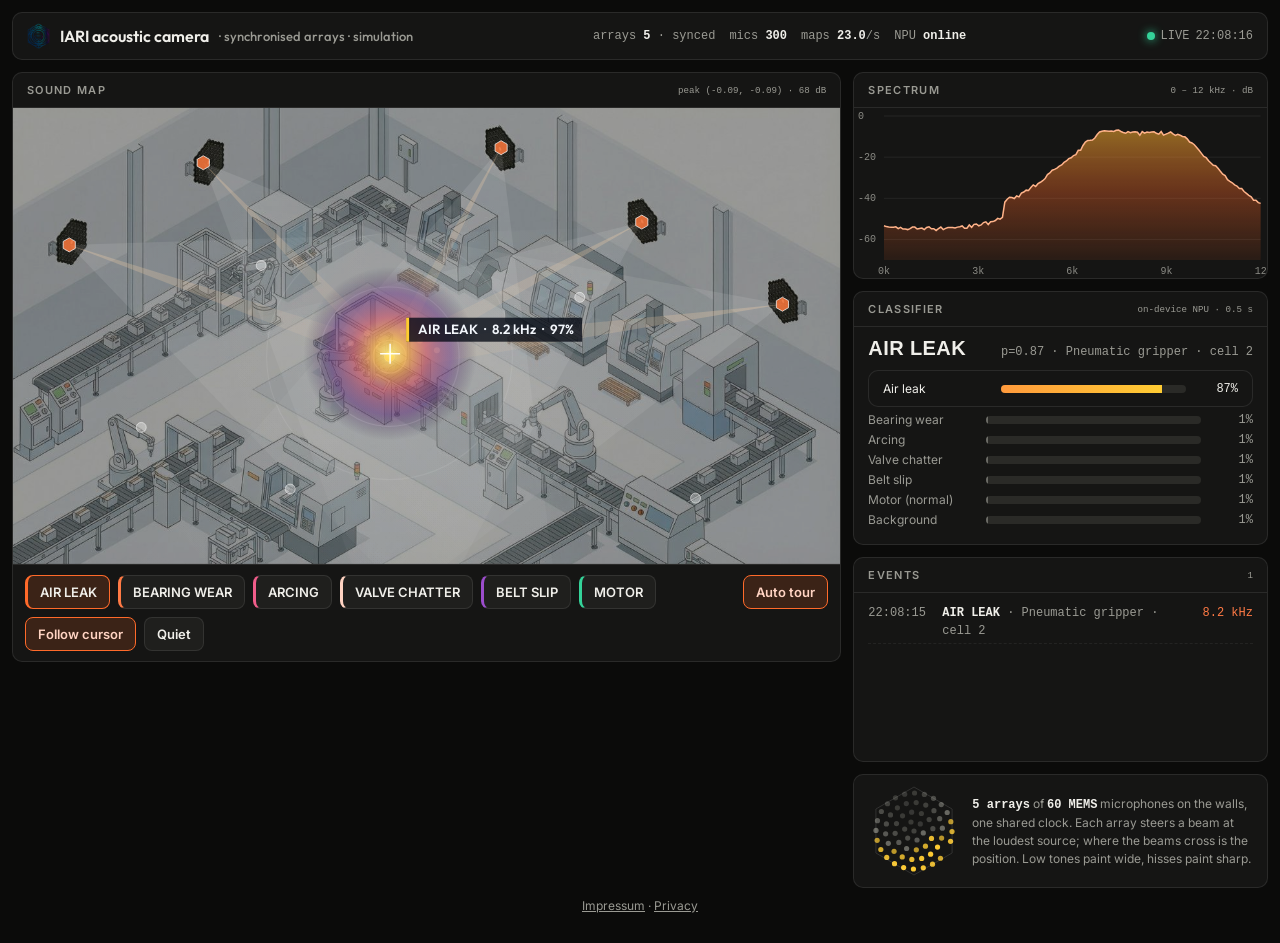
<file: demo/index.html>
<!DOCTYPE html>
<html lang="en">
<head>
  <meta charset="UTF-8">
  <meta name="viewport" content="width=device-width, initial-scale=1.0">
  <title>IARI Labs · Acoustic camera demo</title>
  <meta name="description" content="Interactive simulation of the IARI Labs acoustic camera: a plant floor where you place sound sources and watch the sound map, spectrum and classifier respond.">
  <link rel="icon" href="../assets/favicon.png">
  <link rel="stylesheet" href="../assets/fonts/fonts.css">
  <style>
    :root {
      --bg: #0b0b0a; --panel: #151514; --panel2: #1f1f1d; --line: rgba(255,255,255,0.09);
      --text: #f0efea; --muted: #9a9a93; --teal: #ff6a2a; --teal2: #ffb38a; --violet: #c084fc;
      --hot: #ffcc33; --warn: #ff7a45; --ok: #34d399; --mono: ui-monospace, "SF Mono", Menlo, Consolas, monospace;
    }
    * { margin: 0; padding: 0; box-sizing: border-box; }
    html, body { background: var(--bg); color: var(--text); font-family: Inter, system-ui, sans-serif; }
    body { padding: 12px; }
    .top { display: flex; align-items: center; justify-content: space-between; gap: 12px; flex-wrap: wrap;
      padding: 10px 14px; background: var(--panel); border: 1px solid var(--line); border-radius: 10px; margin-bottom: 12px; }
    .brand { display: flex; align-items: center; gap: 10px; font-family: "Outfit", Inter, sans-serif; font-weight: 600; }
    .brand img { height: 26px; }
    .brand span { color: var(--muted); font-weight: 500; font-size: 13px; }
    .live { display: inline-flex; align-items: center; gap: 6px; font-size: 12px; color: var(--muted); font-family: var(--mono); }
    .dot { width: 8px; height: 8px; border-radius: 50%; background: var(--ok); box-shadow: 0 0 10px var(--ok); animation: blink 1.6s infinite; }
    @keyframes blink { 0%,100% { opacity: 1 } 50% { opacity: .35 } }
    .stats { display: flex; gap: 14px; flex-wrap: wrap; font-family: var(--mono); font-size: 12px; color: var(--muted); }
    .stats b { color: var(--text); font-weight: 600; }
    .grid { display: grid; grid-template-columns: minmax(0, 2fr) minmax(280px, 1fr); gap: 12px; align-items: start; }
    .card { background: var(--panel); border: 1px solid var(--line); border-radius: 10px; overflow: hidden; }
    .card h3 { font-size: 11px; letter-spacing: .12em; text-transform: uppercase; color: var(--muted); font-weight: 600;
      padding: 10px 14px; border-bottom: 1px solid var(--line); display: flex; justify-content: space-between; align-items: center; }
    .card h3 small { font-family: var(--mono); letter-spacing: 0; text-transform: none; font-weight: 500; }
    .scene-wrap { position: relative; aspect-ratio: 1280 / 706; background: #000; cursor: crosshair; }
    .scene-wrap canvas { position: absolute; inset: 0; width: 100%; height: 100%; display: block; }
    .hint { position: absolute; left: 12px; bottom: 10px; font-size: 12px; color: #cdd6e3; background: rgba(5,10,20,.6);
      padding: 6px 10px; border-radius: 6px; pointer-events: none; backdrop-filter: blur(4px); }
    .controls { display: flex; flex-wrap: wrap; gap: 8px; padding: 10px 12px; border-top: 1px solid var(--line); align-items: center; }
    .controls .sep { flex: 1; }
    button { font: inherit; font-size: 13px; font-weight: 600; color: var(--text); background: var(--panel2); border: 1px solid var(--line);
      padding: 8px 12px; border-radius: 8px; cursor: pointer; transition: background .15s, border-color .15s, transform .1s; }
    button:hover { background: #2a2a27; border-color: rgba(255,106,42,.5); }
    button:active { transform: translateY(1px); }
    button.src { border-left: 3px solid var(--c, var(--teal)); }
    button.src.active { background: rgba(255,106,42,.16); border-color: var(--teal); }
    button.toggle.on { background: rgba(255,106,42,.16); border-color: var(--teal); color: #ffd3c2; }
    .right { display: flex; flex-direction: column; gap: 12px; min-width: 0; }
    .spec { height: 170px; display: block; width: 100%; }
    .cls { padding: 12px 14px; }
    .cls .lead { display: flex; justify-content: space-between; align-items: baseline; margin-bottom: 10px; }
    .cls .lead b { font-family: "Space Grotesk", sans-serif; font-size: 20px; letter-spacing: .02em; }
    .cls .lead span { font-family: var(--mono); font-size: 12px; color: var(--muted); }
    .bar { display: grid; grid-template-columns: 110px 1fr 44px; gap: 8px; align-items: center; font-size: 12px; margin: 5px 0; color: var(--muted); }
    .bar i { height: 8px; border-radius: 4px; background: #2a2a27; overflow: hidden; display: block; }
    .bar i b { display: block; height: 100%; width: 0; background: #6b6b66; transition: width .5s ease; }
    .bar.top { color: var(--text); }
    .bar.top i b { background: linear-gradient(90deg, #ff9a3c, var(--hot)); }
    .bar em { font-style: normal; font-family: var(--mono); text-align: right; }
    .log { font-family: var(--mono); font-size: 12px; line-height: 1.5; padding: 8px 14px; height: 168px; overflow-y: auto; color: var(--muted); }
    .log div { display: grid; grid-template-columns: 64px 1fr auto; gap: 10px; padding: 3px 0; border-bottom: 1px dashed rgba(255,255,255,.06); }
    .log div b { color: var(--text); font-weight: 600; }
    .log div span:last-child { color: var(--warn); }
    .log div.ok span:last-child { color: var(--ok); }
    .array { display: flex; align-items: center; gap: 12px; padding: 10px 14px; }
    .array canvas { width: 92px; height: 92px; flex: none; }
    .array p { font-size: 12px; color: var(--muted); line-height: 1.5; }
    .array p b { color: var(--text); font-family: var(--mono); }
    @media (max-width: 900px) {
      body { padding: 8px; }
      .grid { grid-template-columns: 1fr; }
      .stats { display: none; }
      .log { height: 140px; }
    }
      .legal-links { text-align: center; font-size: 12px; color: var(--muted); padding: 10px 0 18px; }
    .legal-links a { color: var(--muted); }
  </style>
</head>
<body>
  <div class="top">
    <div class="brand"><img src="../assets/logo-mark-256.png" alt=""> IARI acoustic camera <span>· synchronised arrays · simulation</span></div>
    <div class="stats">
      <span>arrays <b>5</b> · synced</span><span>mics <b>300</b></span><span>maps <b id="fps">23.1</b>/s</span><span>NPU <b>online</b></span>
    </div>
    <div class="live"><i class="dot"></i> LIVE <span id="clock">00:00:00</span></div>
  </div>

  <div class="grid">
    <div class="card">
      <h3>Sound map <small id="peak">peak — · — dB</small></h3>
      <div class="scene-wrap" id="scene">
        <canvas id="cv"></canvas>
        <div class="hint" id="hint">Click a machine or move the cursor over the floor to place a sound source</div>
      </div>
      <div class="controls" id="controls">
        <span class="sep"></span>
        <button class="toggle on" id="autoBtn">Auto tour</button>
        <button class="toggle on" id="cursorBtn">Follow cursor</button>
        <button id="quietBtn">Quiet</button>
      </div>
    </div>

    <div class="right">
      <div class="card">
        <h3>Spectrum <small>0 – 12 kHz · dB</small></h3>
        <canvas id="spec" class="spec"></canvas>
      </div>
      <div class="card cls">
        <h3 style="margin:-12px -14px 10px">Classifier <small>on-device NPU · 0.5 s</small></h3>
        <div class="lead"><b id="clsName">—</b><span id="clsInfo">listening</span></div>
        <div id="bars"></div>
      </div>
      <div class="card">
        <h3>Events <small id="evCount">0</small></h3>
        <div class="log" id="log"></div>
      </div>
      <div class="card array">
        <canvas id="arr"></canvas>
        <p><b>5 arrays</b> of <b>60 MEMS</b> microphones on the walls, one shared clock. Each array steers a beam at the loudest source; where the beams cross is the position. Low tones paint wide, hisses paint sharp.</p>
      </div>
    </div>
  </div>

<script>
(() => {
  // ---- the plant floor and its sound sources (positions are fractions of the scene image) ----
  const SOURCES = [
    { id:'leak',    name:'AIR LEAK',      machine:'Pneumatic gripper · cell 2', x:0.455, y:0.545, f0:8200, bw:2200, kind:'hiss',  color:'#ffcc33', sev:'warn' },
    { id:'bearing', name:'BEARING WEAR',  machine:'CNC spindle · line B',       x:0.685, y:0.415, f0:2400, bw:120,  kind:'tonal', color:'#ff7a45', sev:'warn' },
    { id:'arc',     name:'ARCING',        machine:'Control cabinet · bay 4',    x:0.825, y:0.855, f0:11000, bw:3000, kind:'crackle', color:'#f05d8a', sev:'warn' },
    { id:'valve',   name:'VALVE CHATTER', machine:'Press · cell 1',             x:0.155, y:0.700, f0:900,  bw:60,   kind:'tonal', color:'#ffd3c2', sev:'warn' },
    { id:'belt',    name:'BELT SLIP',     machine:'Conveyor 3',                 x:0.335, y:0.835, f0:1600, bw:300,  kind:'squeal', color:'#9c4dcc', sev:'warn' },
    { id:'motor',   name:'MOTOR · NORMAL',machine:'Robot arm · cell 3',         x:0.300, y:0.345, f0:1200, bw:200,  kind:'tonal', color:'#34d399', sev:'ok' },
  ];
  // the five arrays mounted on the walls of the illustration; they share one clock
  const ARRAYS = [{ x: 0.068, y: 0.30 }, { x: 0.23, y: 0.12 }, { x: 0.59, y: 0.087 }, { x: 0.76, y: 0.25 }, { x: 0.93, y: 0.43 }];
  const CLASSES = ['Air leak','Bearing wear','Arcing','Valve chatter','Belt slip','Motor (normal)','Background'];
  const CLASS_OF = { leak:0, bearing:1, arc:2, valve:3, belt:4, motor:5 };

  const scene = document.getElementById('scene'), cv = document.getElementById('cv'), ctx = cv.getContext('2d');
  const spec = document.getElementById('spec'), sctx = spec.getContext('2d');
  const arr = document.getElementById('arr'), actx = arr.getContext('2d');
  const img = new Image(); img.src = '../assets/gif3.jpg';
  let W = 0, H = 0, dpr = Math.min(window.devicePixelRatio || 1, 2);

  function fit() {
    const r = scene.getBoundingClientRect(); W = r.width; H = r.height;
    cv.width = Math.round(W * dpr); cv.height = Math.round(H * dpr); ctx.setTransform(dpr, 0, 0, dpr, 0, 0);
    const s = spec.getBoundingClientRect(); spec.width = Math.round(s.width * dpr); spec.height = Math.round(s.height * dpr); sctx.setTransform(dpr, 0, 0, dpr, 0, 0);
    arr.width = 92 * dpr; arr.height = 92 * dpr; actx.setTransform(dpr, 0, 0, dpr, 0, 0);
    postHeight();
  }
  let postedH = 0;
  function postHeight() {
    const h = Math.ceil(document.body.getBoundingClientRect().height);   // the content, not the viewport
    if (Math.abs(h - postedH) < 4) return; postedH = h;
    try { parent.postMessage({ type: 'iari-demo-height', h }, '*'); } catch (e) {}
  }
  window.addEventListener('resize', fit); fit(); img.onload = fit;

  // ---- state ----
  let active = null;          // current source object (or a cursor source)
  let auto = true, follow = true, tourIdx = -1, tourTimer = 0;
  let level = 0;              // 0..1 "coherence" of the current detection, eased
  let pos = { x: 0.5, y: 0.5 }, target = { x: 0.5, y: 0.5 };
  let probs = CLASSES.map(() => 0), tProbs = CLASSES.map(() => 0);
  let specNow = new Float32Array(160).fill(-62);
  let lastLogged = null, evCount = 0, lastT = performance.now();

  const bars = document.getElementById('bars');
  CLASSES.forEach((c) => {
    const d = document.createElement('div'); d.className = 'bar';
    d.innerHTML = `<span>${c}</span><i><b></b></i><em>0%</em>`; bars.appendChild(d);
  });

  function setSource(src, fromCursor) {
    active = src; target = { x: src.x, y: src.y };
    if (!fromCursor) {
      document.querySelectorAll('button.src').forEach((b) => b.classList.toggle('active', b.dataset.id === src.id));
      logEvent(src);
    }
    document.getElementById('hint').style.opacity = 0;
  }
  function quiet() {
    active = null; lastLogged = null;
    document.querySelectorAll('button.src').forEach((b) => b.classList.remove('active'));
  }
  function logEvent(src) {
    if (lastLogged === src.id) return; lastLogged = src.id;
    const log = document.getElementById('log'); const t = new Date().toTimeString().slice(0, 8);
    const d = document.createElement('div'); d.className = src.sev;
    d.innerHTML = `<span>${t}</span><span><b>${src.name}</b> · ${src.machine}</span><span>${(src.f0/1000).toFixed(1)} kHz</span>`;
    log.prepend(d); while (log.children.length > 40) log.lastChild.remove();
    document.getElementById('evCount').textContent = ++evCount;
  }

  // buttons
  const controls = document.getElementById('controls');
  SOURCES.forEach((s) => {
    const b = document.createElement('button'); b.className = 'src'; b.dataset.id = s.id; b.textContent = s.name.replace(' · NORMAL', '');
    b.style.setProperty('--c', s.color); b.onclick = () => { auto = false; autoBtn.classList.remove('on'); setSource(s); };
    controls.insertBefore(b, controls.querySelector('.sep'));
  });
  const autoBtn = document.getElementById('autoBtn'), cursorBtn = document.getElementById('cursorBtn');
  autoBtn.onclick = () => { auto = !auto; autoBtn.classList.toggle('on', auto); tourTimer = 0; };
  cursorBtn.onclick = () => { follow = !follow; cursorBtn.classList.toggle('on', follow); };
  document.getElementById('quietBtn').onclick = () => { auto = false; autoBtn.classList.remove('on'); quiet(); };

  // cursor: the mouse is a broadband source you can move around; clicking a machine selects it
  let cursorSrc = { id: 'cursor', name: 'UNKNOWN SOURCE', machine: 'cursor', x: 0.5, y: 0.5, f0: 3000, bw: 1500, kind: 'hiss', color: '#f0efea', sev: 'warn' };
  let hovering = false, hoverTimeout = 0;
  function nearest(fx, fy) {
    let best = null, bd = 1e9;
    SOURCES.forEach((s) => { const d = Math.hypot((s.x - fx) * 1.8, s.y - fy); if (d < bd) { bd = d; best = s; } });
    return bd < 0.09 ? best : null;
  }
  scene.addEventListener('pointermove', (e) => {
    if (!follow || e.pointerType === 'touch') return;
    const r = scene.getBoundingClientRect(); const fx = (e.clientX - r.left) / r.width, fy = (e.clientY - r.top) / r.height;
    const near = nearest(fx, fy);
    hovering = true; clearTimeout(hoverTimeout);
    if (near) { if (active !== near) { active = near; target = { x: near.x, y: near.y }; } }
    else { cursorSrc.x = fx; cursorSrc.y = fy; active = cursorSrc; target = { x: fx, y: fy }; }
    document.getElementById('hint').style.opacity = 0;
  });
  scene.addEventListener('pointerleave', () => { hovering = false; hoverTimeout = setTimeout(() => { if (active === cursorSrc) active = null; }, 400); });
  scene.addEventListener('pointerdown', (e) => {
    const r = scene.getBoundingClientRect(); const fx = (e.clientX - r.left) / r.width, fy = (e.clientY - r.top) / r.height;
    const near = nearest(fx, fy);
    auto = false; autoBtn.classList.remove('on');
    if (near) setSource(near); else { cursorSrc.x = fx; cursorSrc.y = fy; setSource(cursorSrc, true); }
  });

  // ---- drawing ----
  function heatColor(t) { // 0..1 -> inferno-like, like the prototype's overlay
    const stops = [[0, 20, 10, 40], [0.25, 90, 20, 120], [0.5, 200, 60, 110], [0.75, 250, 140, 40], [1, 255, 240, 120]];
    for (let i = 1; i < stops.length; i++) if (t <= stops[i][0]) {
      const a = stops[i - 1], b = stops[i], u = (t - a[0]) / (b[0] - a[0]);
      return [a[1] + (b[1] - a[1]) * u, a[2] + (b[2] - a[2]) * u, a[3] + (b[3] - a[3]) * u];
    }
    return [255, 240, 120];
  }
  function drawScene(now) {
    if (!W) return;
    ctx.clearRect(0, 0, W, H);
    if (img.complete && img.naturalWidth) ctx.drawImage(img, 0, 0, W, H);
    ctx.fillStyle = 'rgba(10,10,9,0.42)'; ctx.fillRect(0, 0, W, H);
    // wall arrays: a faint coverage cone each, a beam at the source when there is one
    const sx = pos.x * W, sy = pos.y * H;
    ARRAYS.forEach((a, i) => {
      const ax = a.x * W, ay = a.y * H;
      const toC = Math.atan2(0.62 * H - ay, 0.5 * W - ax);
      const reach = Math.max(W, H) * 0.7;
      const cone = ctx.createRadialGradient(ax, ay, 0, ax, ay, reach);
      cone.addColorStop(0, 'rgba(255,255,255,0.10)'); cone.addColorStop(1, 'rgba(255,255,255,0)');
      ctx.beginPath(); ctx.moveTo(ax, ay); ctx.arc(ax, ay, reach, toC - 0.42, toC + 0.42); ctx.closePath(); ctx.fillStyle = cone; ctx.fill();
      if (level > 0.02 && active) {
        const ang = Math.atan2(sy - ay, sx - ax), d = Math.hypot(sx - ax, sy - ay), hw = 0.035;
        const beam = ctx.createLinearGradient(ax, ay, sx, sy);
        beam.addColorStop(0, `rgba(255,214,170,${(0.30 * level).toFixed(3)})`); beam.addColorStop(1, `rgba(255,214,170,${(0.04 * level).toFixed(3)})`);
        ctx.beginPath(); ctx.moveTo(ax, ay); ctx.arc(ax, ay, d, ang - hw, ang + hw); ctx.closePath(); ctx.fillStyle = beam; ctx.fill();
        // one synchronised pulse travelling down every beam at the same phase
        const ph = (now / 1400) % 1, px = ax + (sx - ax) * ph, py = ay + (sy - ay) * ph;
        ctx.beginPath(); ctx.arc(px, py, 3, 0, Math.PI * 2); ctx.fillStyle = `rgba(255,236,200,${(0.9 * level * (1 - ph * 0.6)).toFixed(3)})`; ctx.fill();
      }
      // the array itself: a small hexagon that blinks in sync with the others
      const blink = 0.55 + 0.45 * Math.sin(now / 500);
      ctx.beginPath();
      for (let k = 0; k < 6; k++) { const t = k / 6 * Math.PI * 2 + Math.PI / 6; const r = 7; k ? ctx.lineTo(ax + r * Math.cos(t), ay + r * Math.sin(t)) : ctx.moveTo(ax + r * Math.cos(t), ay + r * Math.sin(t)); }
      ctx.closePath(); ctx.fillStyle = `rgba(255,120,60,${(0.35 + 0.6 * blink * (0.4 + 0.6 * level)).toFixed(3)})`; ctx.fill();
      ctx.strokeStyle = 'rgba(255,255,255,0.7)'; ctx.lineWidth = 1; ctx.stroke();
    });
    // ripples spreading from the source
    if (level > 0.02 && active) {
      for (let k = 0; k < 3; k++) {
        const t = ((now / 1600) + k / 3) % 1, rr = t * Math.min(W, H) * 0.35;
        ctx.beginPath(); ctx.arc(sx, sy, rr, 0, Math.PI * 2); ctx.strokeStyle = `rgba(255,255,255,${(0.35 * (1 - t) * level).toFixed(3)})`; ctx.lineWidth = 1.2; ctx.stroke();
      }
    }
    // machine markers
    SOURCES.forEach((s) => {
      ctx.beginPath(); ctx.arc(s.x * W, s.y * H, 5, 0, Math.PI * 2);
      ctx.fillStyle = active === s ? s.color : 'rgba(255,255,255,0.35)'; ctx.fill();
      ctx.strokeStyle = 'rgba(255,255,255,0.5)'; ctx.lineWidth = 1; ctx.stroke();
    });
    if (level > 0.02 && active) {
      const f = active.f0;
      const breathe = 1 + 0.05 * Math.sin(now / 260);
      const base = Math.min(W, H) * (0.10 + 0.46 * Math.min(1, 1800 / f)); // wider beam at low frequency
      const R = base * breathe * (0.6 + 0.4 * level);
      const jx = Math.sin(now / 410) * 3 + Math.sin(now / 97) * 1.5, jy = Math.cos(now / 370) * 3;
      const cx = pos.x * W + jx, cy = pos.y * H + jy;
      const g = ctx.createRadialGradient(cx, cy, 0, cx, cy, R);
      const a = 0.92 * level;
      [[0, 1], [0.18, 0.85], [0.42, 0.55], [0.7, 0.25], [1, 0]].forEach(([p, t]) => {
        const c = heatColor(t); g.addColorStop(p, `rgba(${c[0] | 0},${c[1] | 0},${c[2] | 0},${(a * (p < 1 ? (0.95 - p * 0.75) : 0)).toFixed(3)})`);
      });
      ctx.fillStyle = g; ctx.beginPath(); ctx.arc(cx, cy, R, 0, Math.PI * 2); ctx.fill();
      // crosshair at the peak
      ctx.strokeStyle = 'rgba(255,255,255,0.95)'; ctx.lineWidth = 1.5;
      ctx.beginPath(); ctx.moveTo(cx - 10, cy); ctx.lineTo(cx + 10, cy); ctx.moveTo(cx, cy - 10); ctx.lineTo(cx, cy + 10); ctx.stroke();
      // label
      const conf = Math.round(100 * (0.55 + 0.42 * level));
      const label = `${active.name}  ·  ${(f / 1000).toFixed(1)} kHz  ·  ${conf}%`;
      ctx.font = `600 ${Math.max(12, W / 62)}px "Outfit", Inter, sans-serif`;
      const tw = ctx.measureText(label).width + 20, th = Math.max(24, W / 36);
      let lx = cx + 16, ly = cy - th - 12; if (lx + tw > W - 8) lx = cx - tw - 16; if (ly < 8) ly = cy + 16;
      ctx.fillStyle = 'rgba(5,10,20,0.78)'; ctx.fillRect(lx, ly, tw, th);
      ctx.fillStyle = active.color; ctx.fillRect(lx, ly, 3, th);
      ctx.fillStyle = '#f2f6fb'; ctx.textBaseline = 'middle'; ctx.fillText(label, lx + 12, ly + th / 2);
      document.getElementById('peak').textContent = `peak (${(pos.x * 2 - 1).toFixed(2)}, ${(1 - pos.y * 2).toFixed(2)}) · ${(38 + 30 * level).toFixed(0)} dB`;
    } else {
      document.getElementById('peak').textContent = 'peak — · — dB';
    }
  }
  function drawSpectrum() {
    const w = spec.getBoundingClientRect().width, h = 170; sctx.clearRect(0, 0, w, h);
    const n = specNow.length, padL = 30, padB = 18;
    sctx.strokeStyle = 'rgba(255,255,255,0.07)'; sctx.lineWidth = 1;
    for (let db = -60; db <= 0; db += 20) { const y = 8 + (h - padB - 8) * (-db / 70); sctx.beginPath(); sctx.moveTo(padL, y); sctx.lineTo(w - 6, y); sctx.stroke(); }
    sctx.fillStyle = '#8a8a84'; sctx.font = '10px ui-monospace, monospace'; sctx.textBaseline = 'middle';
    for (let db = -60; db <= 0; db += 20) sctx.fillText(db, 4, 8 + (h - padB - 8) * (-db / 70));
    for (let k = 0; k <= 12; k += 3) { const x = padL + (w - padL - 6) * (k / 12); sctx.fillText(k + 'k', x - 6, h - 7); }
    const grad = sctx.createLinearGradient(0, 0, 0, h); grad.addColorStop(0, 'rgba(255,204,51,0.6)'); grad.addColorStop(0.5, 'rgba(255,106,42,0.35)'); grad.addColorStop(1, 'rgba(255,106,42,0.02)');
    sctx.beginPath(); sctx.moveTo(padL, h - padB);
    for (let i = 0; i < n; i++) { const x = padL + (w - padL - 6) * (i / (n - 1)); const y = 8 + (h - padB - 8) * (-Math.max(-70, Math.min(0, specNow[i])) / 70); sctx.lineTo(x, y); }
    sctx.lineTo(w - 6, h - padB); sctx.closePath(); sctx.fillStyle = grad; sctx.fill();
    sctx.beginPath();
    for (let i = 0; i < n; i++) { const x = padL + (w - padL - 6) * (i / (n - 1)); const y = 8 + (h - padB - 8) * (-Math.max(-70, Math.min(0, specNow[i])) / 70); i ? sctx.lineTo(x, y) : sctx.moveTo(x, y); }
    sctx.strokeStyle = '#ffb38a'; sctx.lineWidth = 1.5; sctx.stroke();
  }
  function drawArray(now) {
    actx.clearRect(0, 0, 92, 92);
    const c = 46, r = 38; let k = 0;
    for (let ring = 0; ring <= 4; ring++) {
      const cnt = ring === 0 ? 1 : ring * 6; const rr = r * ring / 4;
      for (let i = 0; i < cnt; i++) {
        if (k >= 60 && ring === 4) break;
        const a = (i / cnt) * Math.PI * 2 + ring * 0.2; const x = c + rr * Math.cos(a), y = c + rr * Math.sin(a);
        const ph = 0.5 + 0.5 * Math.sin(now / 300 - ring * 0.9 + i * 0.3);
        const lit = level * ph;
        actx.beginPath(); actx.arc(x, y, 2.6, 0, Math.PI * 2);
        actx.fillStyle = `rgba(${lit > 0.5 ? 255 : 160},${lit > 0.5 ? 204 : 160},${lit > 0.5 ? 51 : 150},${0.25 + 0.75 * lit})`; actx.fill(); k++;
      }
    }
    actx.strokeStyle = 'rgba(255,255,255,0.12)'; actx.beginPath();
    for (let i = 0; i < 6; i++) { const a = i / 6 * Math.PI * 2 + Math.PI / 6; const x = c + 44 * Math.cos(a), y = c + 44 * Math.sin(a); i ? actx.lineTo(x, y) : actx.moveTo(x, y); }
    actx.closePath(); actx.stroke();
  }

  // ---- simulation step ----
  function step(now) {
    const dt = Math.min(0.05, (now - lastT) / 1000); lastT = now;
    // auto tour
    if (auto && !hovering) { tourTimer -= dt; if (tourTimer <= 0) { tourIdx = (tourIdx + 1) % (SOURCES.length + 1); tourTimer = tourIdx === SOURCES.length ? 2.5 : 5.5; tourIdx === SOURCES.length ? quiet() : setSource(SOURCES[tourIdx]); } }
    // level and position easing
    const want = active ? 1 : 0; level += (want - level) * Math.min(1, dt * (active ? 4 : 6));
    pos.x += (target.x - pos.x) * Math.min(1, dt * 5); pos.y += (target.y - pos.y) * Math.min(1, dt * 5);
    // classifier probabilities
    const tgt = CLASSES.map(() => 0.015);
    if (active) { const ci = CLASS_OF[active.id]; if (ci !== undefined) tgt[ci] = 0.6 + 0.35 * level; else { tgt[6] = 0.35; tgt[0] = 0.25; tgt[4] = 0.2; } }
    else tgt[6] = 0.9;
    const sum = tgt.reduce((a, b) => a + b, 0); for (let i = 0; i < tgt.length; i++) { tProbs[i] = tgt[i] / sum; probs[i] += (tProbs[i] - probs[i]) * Math.min(1, dt * 3); }
    // spectrum: noise floor + source shape
    const n = specNow.length;
    for (let i = 0; i < n; i++) {
      const f = 12000 * i / (n - 1); let v = -58 + Math.random() * 5 - 8 * (f / 12000);
      if (active && level > 0.05) {
        const g = (fc, bw, amp) => amp * Math.exp(-0.5 * Math.pow((f - fc) / bw, 2));
        let s = 0;
        if (active.kind === 'tonal') { for (let hN = 1; hN <= 5; hN++) s += g(active.f0 * hN, Math.max(60, active.bw) * hN, 1 / hN); }
        else if (active.kind === 'squeal') { s += g(active.f0, active.bw, 1) + g(active.f0 * 2.02, active.bw * 1.6, 0.5); }
        else if (active.kind === 'crackle') { s += g(active.f0, active.bw, 0.8) + (f > 5000 ? 0.25 + Math.random() * 0.2 : 0); }
        else { s += g(active.f0, active.bw, 1) + (f > active.f0 - 2 * active.bw ? 0.15 : 0); }
        v += 52 * level * Math.min(1, s) + Math.random() * 3;
      }
      specNow[i] += (v - specNow[i]) * Math.min(1, dt * 10);
    }
  }

  // ---- ui updates (cheap ones every frame, DOM ones at 4 Hz) ----
  let uiT = 0;
  function updateUI(now) {
    if (now - uiT < 250) return; uiT = now;
    const order = probs.map((p, i) => [p, i]).sort((a, b) => b[0] - a[0]);
    const top = order[0];
    document.getElementById('clsName').textContent = top[0] > 0.45 ? CLASSES[top[1]].toUpperCase() : 'LISTENING';
    document.getElementById('clsInfo').textContent = top[0] > 0.45 ? `p=${top[0].toFixed(2)} · ${active && active.machine !== 'cursor' ? active.machine : 'unmapped position'}` : 'no event above threshold';
    const rows = bars.children;
    for (let i = 0; i < CLASSES.length; i++) { rows[i].classList.toggle('top', i === top[1] && top[0] > 0.45); rows[i].querySelector('b').style.width = (probs[i] * 100).toFixed(0) + '%'; rows[i].querySelector('em').textContent = (probs[i] * 100).toFixed(0) + '%'; }
    document.getElementById('clock').textContent = new Date().toTimeString().slice(0, 8);
    document.getElementById('fps').textContent = (23.1 + (Math.random() - 0.5) * 0.4).toFixed(1);
  }

  function frame(now) { step(now); drawScene(now); drawSpectrum(); drawArray(now); updateUI(now); requestAnimationFrame(frame); }
  requestAnimationFrame(frame);
  setTimeout(postHeight, 600); setTimeout(postHeight, 2000);
})();
</script>
  <!-- Impressum and privacy links when the demo is opened on its own (inside the main page they are in its footer) -->
  <p class="legal-links" id="legal-links" hidden><a href="../impressum.html">Impressum</a> · <a href="../datenschutz.html">Privacy</a></p>
  <script>if (window.top === window.self) document.getElementById('legal-links').hidden = false;</script>
</body>
</html>
</file>
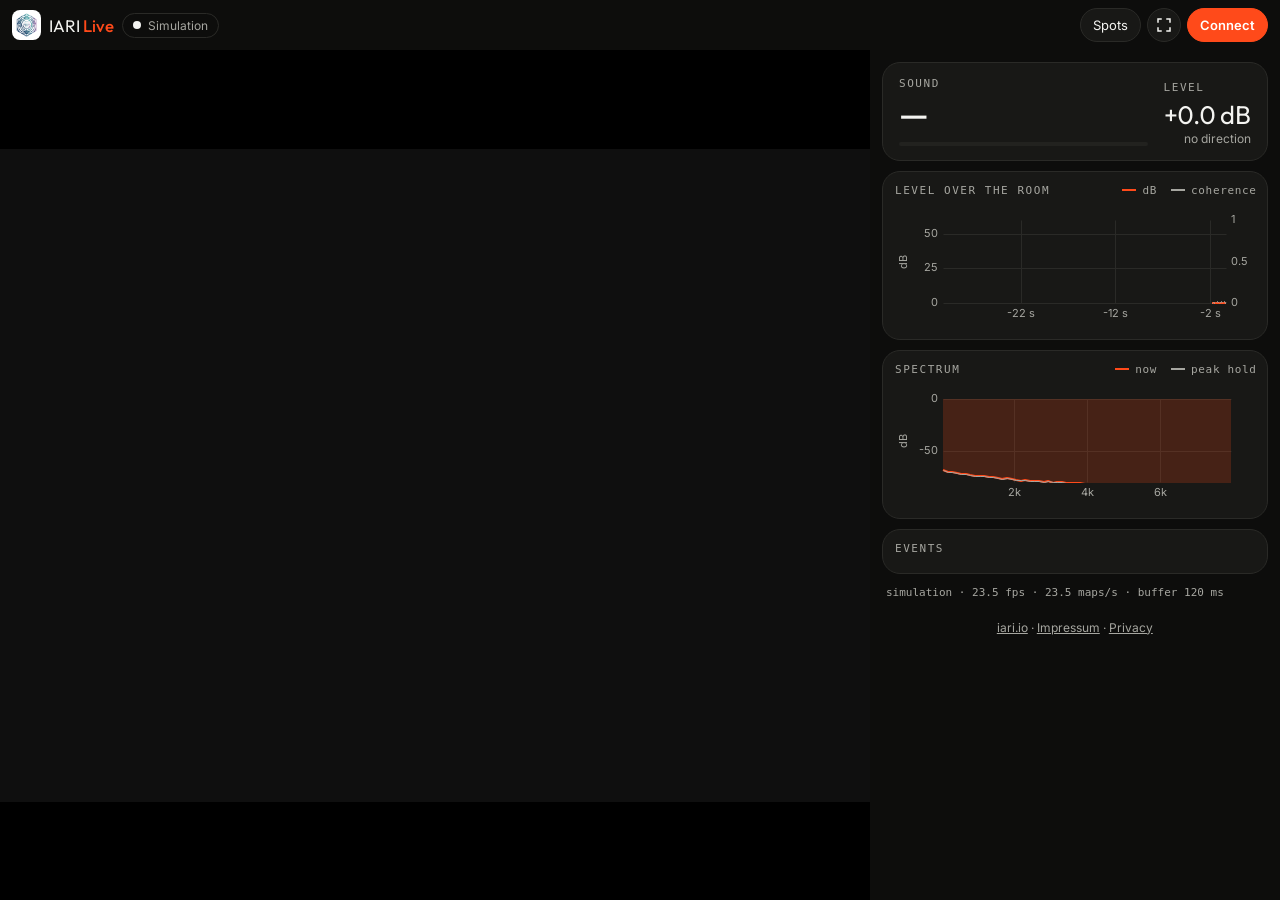
<file: live/index.html>
<!DOCTYPE html>
<html lang="en">
<head>
  <meta charset="UTF-8">
  <meta name="viewport" content="width=device-width, initial-scale=1, viewport-fit=cover">
  <title>IARI Live · the acoustic camera on your phone</title>
  <meta name="description" content="IARI Live shows the IARI Labs acoustic camera on a phone: the picture, the sound map, the level, the spectrum and the classifier, streamed straight from the device on your Wi-Fi.">
  <meta name="theme-color" content="#0d0d0c">
  <meta name="mobile-web-app-capable" content="yes">
  <meta name="apple-mobile-web-app-capable" content="yes">
  <meta name="apple-mobile-web-app-status-bar-style" content="black-translucent">
  <meta name="apple-mobile-web-app-title" content="IARI Live">
  <link rel="manifest" href="manifest.webmanifest">
  <link rel="icon" href="../assets/favicon.png">
  <link rel="apple-touch-icon" href="icon-192.png">
  <link rel="stylesheet" href="../assets/fonts/fonts.css">
  <link rel="stylesheet" href="vendor/uPlot.min.css">
  <link rel="stylesheet" href="live.css">
  <script src="vendor/uPlot.iife.min.js"></script>
  <script type="module" src="app.js"></script>
</head>
<body>
  <div class="app">
    <header class="bar">
      <a class="brand" href="../" aria-label="IARI Labs home"><img src="../assets/logo-mark-256.png" alt=""><span>IARI <b>Live</b></span></a>
      <span class="chip" id="chip"><i></i><span id="chipText">Starting</span></span>
      <div class="tools">
        <button class="tb" id="btnView" type="button" title="Spots or the full map">Spots</button>
        <button class="tb icon" id="btnFull" type="button" title="Full screen" aria-label="Full screen">
          <svg viewBox="0 0 24 24" width="18" height="18" fill="none" stroke="currentColor" stroke-width="2"><path d="M4 9V4h5M20 9V4h-5M4 15v5h5M20 15v5h-5"/></svg>
        </button>
        <button class="tb primary" id="btnConnect" type="button">Connect</button>
      </div>
    </header>

    <main class="stage" id="stage">
      <canvas id="gl"></canvas>
      <canvas id="ov"></canvas>
    </main>

    <section class="panel">
      <div class="verdict">
        <div>
          <div class="k">Sound</div>
          <div class="cls" id="cls">—</div>
          <div class="pbar"><i id="pbar"></i></div>
        </div>
        <div class="lvl">
          <div class="k">Level</div>
          <div class="num" id="lvl">—</div>
          <div class="sub" id="gate"></div>
        </div>
      </div>
      <div class="card" id="cardLevel" data-empty="No level from this source yet">
        <div class="k">Level over the room <span class="leg"><i class="a"></i>dB <i class="m"></i>coherence</span></div>
        <div class="chart" id="chLevel"></div>
      </div>
      <div class="card" id="cardSpec" data-empty="No spectrum from this source yet">
        <div class="k">Spectrum <span class="leg"><i class="a"></i>now <i class="m"></i>peak hold</span></div>
        <div class="chart" id="chSpec"></div>
      </div>
      <div class="card">
        <div class="k">Events</div>
        <ol class="events" id="events"></ol>
      </div>
      <p class="stats" id="stats"></p>
      <footer class="legal"><a href="../">iari.io</a> · <a href="../impressum.html">Impressum</a> · <a href="../datenschutz.html#live">Privacy</a></footer>
    </section>
  </div>

  <dialog id="dlg" aria-labelledby="dlgTitle">
    <div class="sheet">
      <button class="close" id="dlgClose" type="button" aria-label="Close">×</button>
      <h2 id="dlgTitle">Connect to a camera</h2>
      <p class="muted">Your phone has to be on the same Wi‑Fi as the camera. <span id="platformHint"></span></p>
      <label for="addr">Camera address</label>
      <input id="addr" type="text" inputmode="url" autocomplete="off" autocapitalize="off" spellcheck="false" placeholder="192.168.8.130 or acam.iari.io">
      <div class="row">
        <button class="btn primary" id="go" type="button">Connect</button>
        <button class="btn" id="demo" type="button">Simulated stream</button>
      </div>
      <p class="err" id="err" hidden></p>
      <p class="note" id="decNote" hidden></p>
      <details>
        <summary>How it connects</summary>
        <ul>
          <li><b>Android, Chrome:</b> the camera’s IP address is enough. Chrome asks once whether iari.io may reach devices on your local network; choose Allow.</li>
          <li><b>iPhone and iPad:</b> every iOS browser blocks unencrypted local connections from a secure page, so the camera needs its secure name (wss://), for example <code>acam.iari.io</code>.</li>
          <li><b>Private by design:</b> the page talks straight to the camera. The stream never passes through the internet or through us; the address is kept only in this browser.</li>
          <li><b>As an app:</b> Share → Add to Home Screen (iPhone) or ⋮ → Install app (Android). It opens full screen and starts without internet.</li>
        </ul>
      </details>
    </div>
  </dialog>
</body>
</html>
</file>
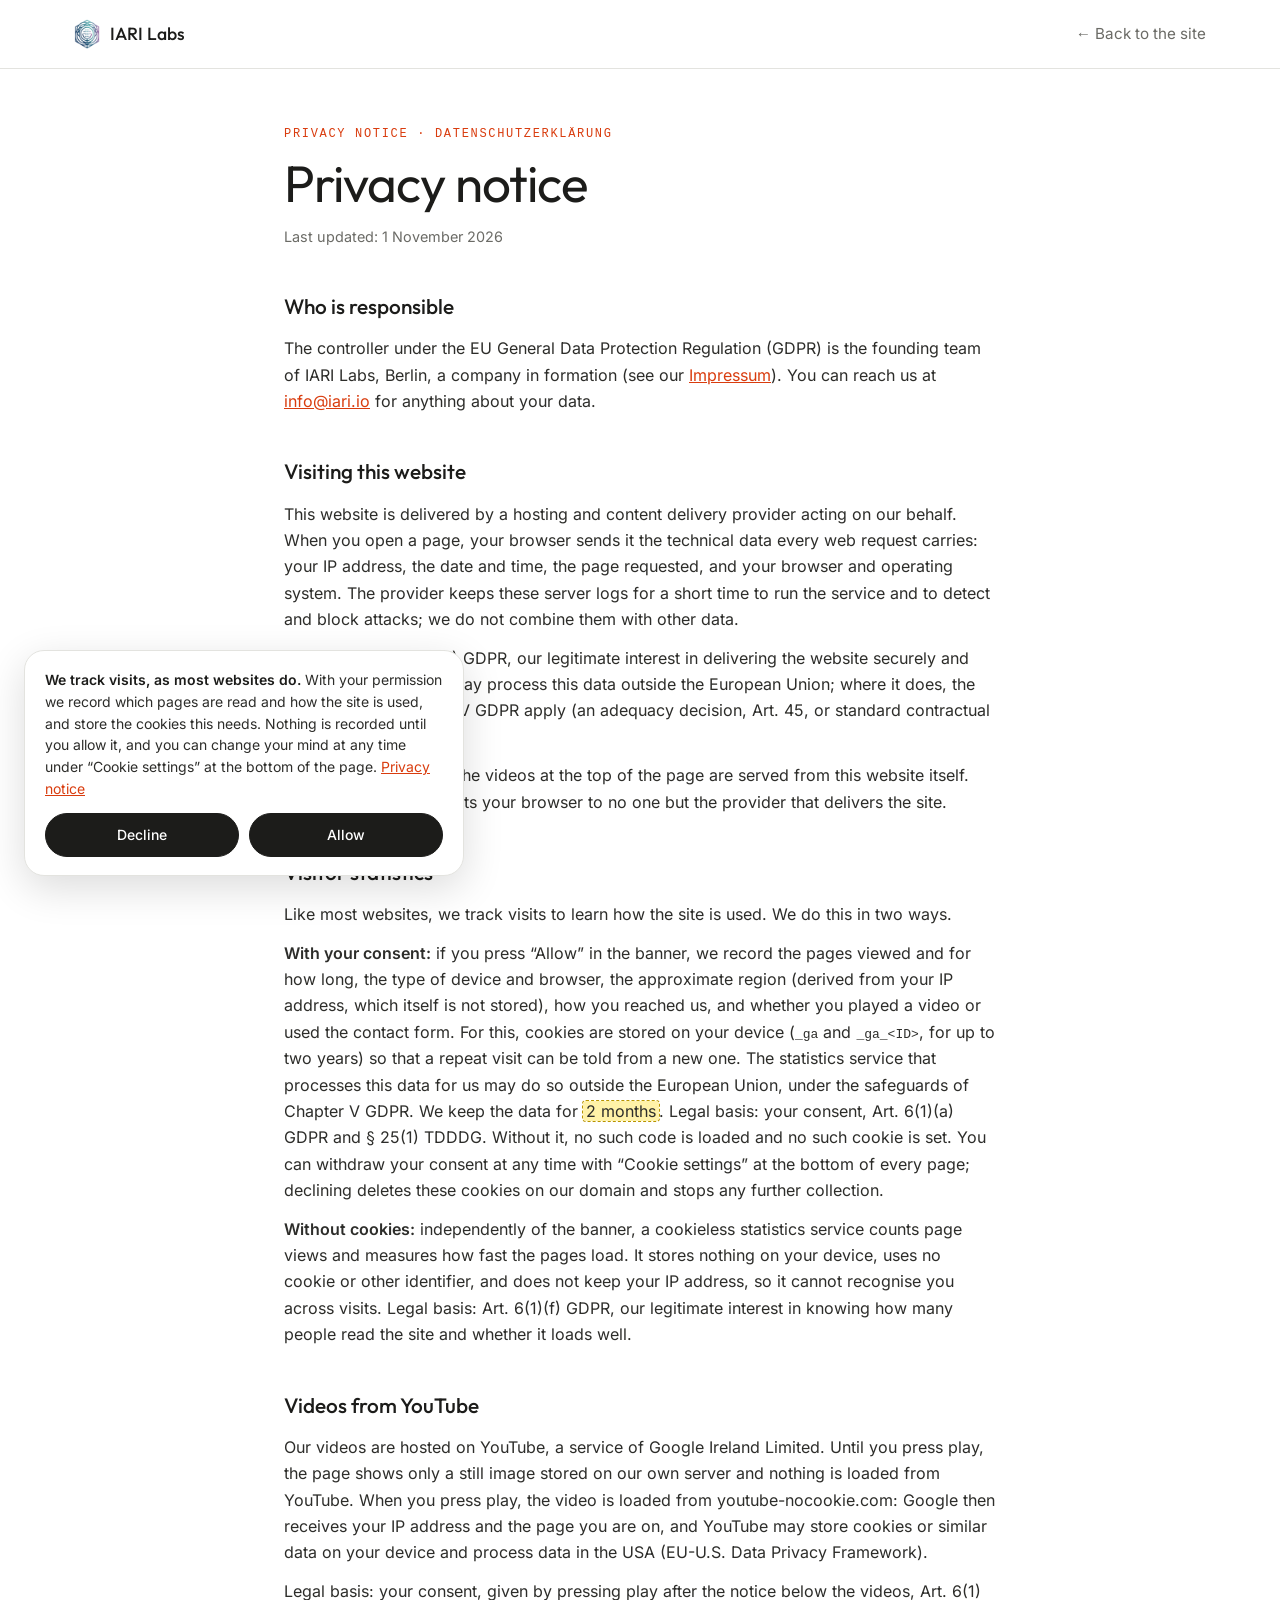
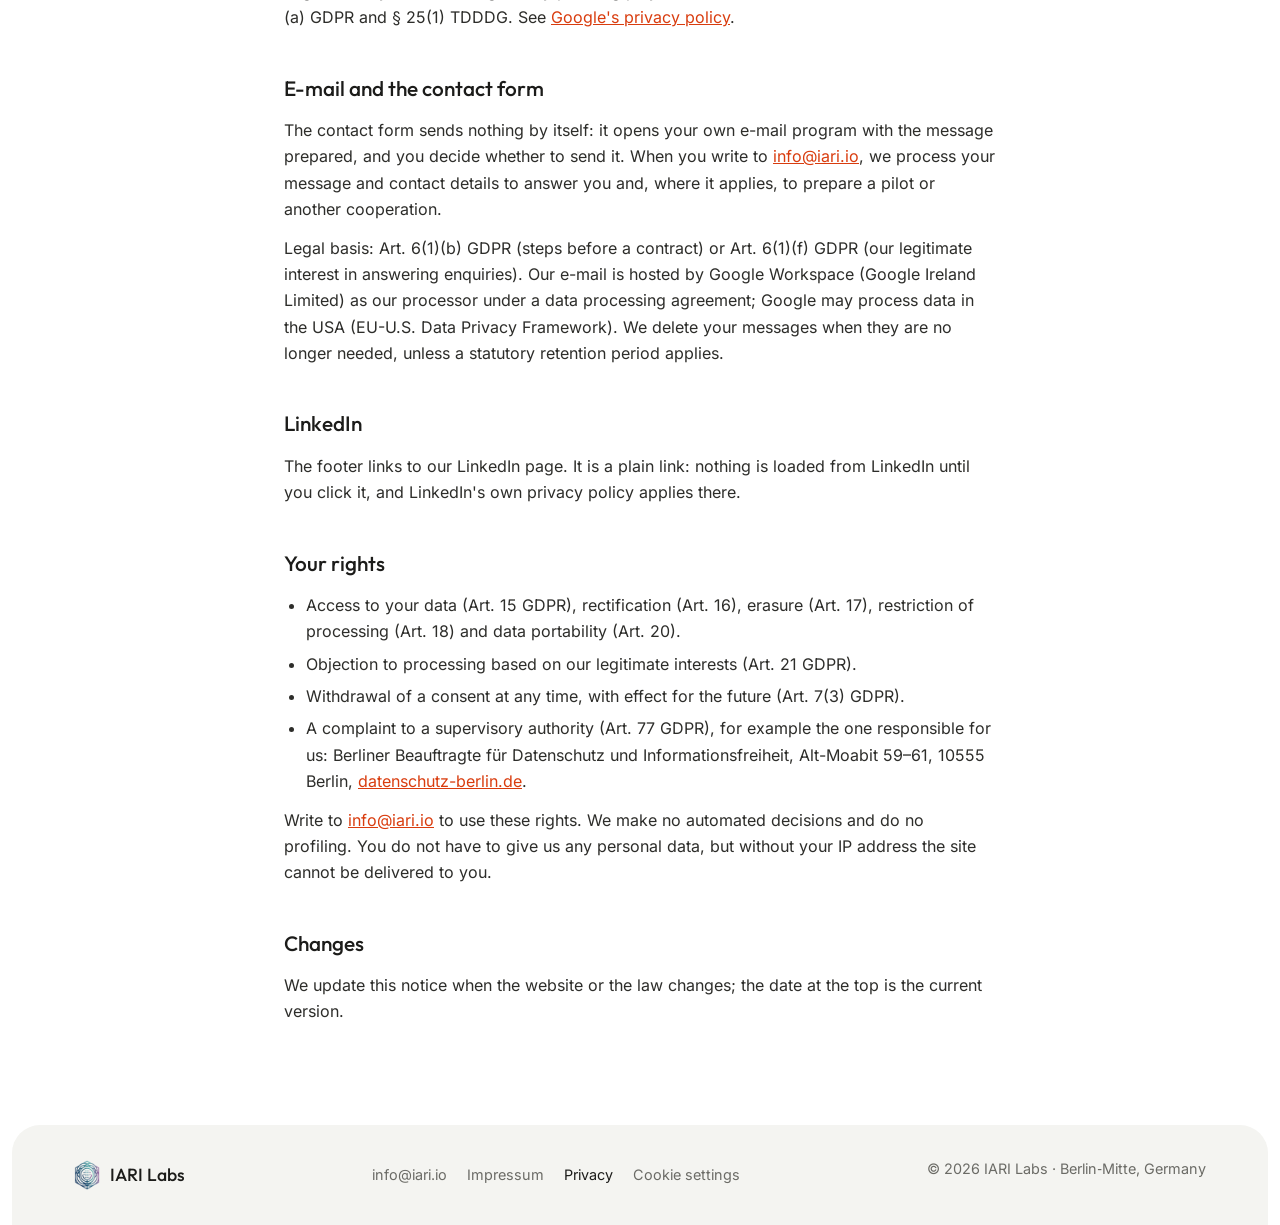
<file: datenschutz.html>
<!DOCTYPE html>
<html lang="en">
<head>
  <meta charset="UTF-8">
  <meta name="viewport" content="width=device-width, initial-scale=1.0">
  <title>Privacy notice · IARI Labs</title>
  <meta name="robots" content="noindex, follow">
  <link rel="icon" type="image/png" href="assets/favicon.png">
  <link rel="stylesheet" href="assets/fonts/fonts.css">
  <link rel="stylesheet" href="assets/legal.css">
  <script src="assets/consent.js" defer></script>
  <!--
    1 Nov 2026: the hosting and the statistics paragraphs name no vendor (decision, see README.md "Legal pages");
    one <mark class="todo"> left: the data-retention period. Keep this page in step with the site:
    every new third-party service (a form backend, a newsletter, a map, another analytics tool)
    needs its own section here, and anything that sets cookies needs consent first (assets/consent.js).
  -->
</head>
<body>
  <header class="bar">
    <div class="wrap">
      <a href="index.html" class="logo"><img src="assets/logo-mark-256.png" alt=""> IARI Labs</a>
      <a href="index.html" class="back">&larr; Back to the site</a>
    </div>
  </header>

  <main class="wrap">
    <div class="eyebrow">Privacy notice · <span lang="de">Datenschutzerklärung</span></div>
    <h1>Privacy notice</h1>
    <p class="updated">Last updated: 1 November 2026</p>

    <h2 id="controller">Who is responsible</h2>
    <p>The controller under the EU General Data Protection Regulation (GDPR) is the founding team of IARI Labs,
      Berlin, a company in formation (see our <a href="impressum.html">Impressum</a>). You can reach us at
      <a href="mailto:info@iari.io">info@iari.io</a> for anything about your data.</p>

    <h2 id="hosting">Visiting this website</h2>
    <p>This website is delivered by a hosting and content delivery provider acting on our behalf. When you open a
      page, your browser sends it the technical data every web request carries: your IP address, the date and
      time, the page requested, and your browser and operating system. The provider keeps these server logs for a
      short time to run the service and to detect and block attacks; we do not combine them with other data.</p>
    <p>Legal basis: Art. 6(1)(f) GDPR, our legitimate interest in delivering the website securely and reliably.
      The provider may process this data outside the European Union; where it does, the safeguards of Chapter V
      GDPR apply (an adequacy decision, Art. 45, or standard contractual clauses, Art. 46).</p>
    <p>The fonts, images and the videos at the top of the page are served from this website itself. Opening a page
      connects your browser to no one but the provider that delivers the site.</p>

    <h2 id="analytics">Visitor statistics</h2>
    <p>Like most websites, we track visits to learn how the site is used. We do this in two ways.</p>
    <p><strong>With your consent:</strong> if you press &ldquo;Allow&rdquo; in the banner, we record the pages viewed
      and for how long, the type of device and browser, the approximate region (derived from your IP address, which
      itself is not stored), how you reached us, and whether you played a video or used the contact form. For this,
      cookies are stored on your device (<code>_ga</code> and <code>_ga_&lt;ID&gt;</code>, for up to two years) so
      that a repeat visit can be told from a new one. The statistics service that processes this data for us may do
      so outside the European Union, under the safeguards of Chapter V GDPR. We keep the data for
      <mark class="todo">2 months</mark>. Legal basis: your consent, Art. 6(1)(a) GDPR and § 25(1) TDDDG. Without
      it, no such code is loaded and no such cookie is set. You can withdraw your consent at any time with
      &ldquo;Cookie settings&rdquo; at the bottom of every page; declining deletes these cookies on our domain and
      stops any further collection.</p>
    <p><strong>Without cookies:</strong> independently of the banner, a cookieless statistics service counts page
      views and measures how fast the pages load. It stores nothing on your device, uses no cookie or other
      identifier, and does not keep your IP address, so it cannot recognise you across visits. Legal basis:
      Art. 6(1)(f) GDPR, our legitimate interest in knowing how many people read the site and whether it loads
      well.</p>

    <h2 id="youtube">Videos from YouTube</h2>
    <p>Our videos are hosted on YouTube, a service of Google Ireland Limited. Until you press play, the page shows
      only a still image stored on our own server and nothing is loaded from YouTube. When you press play, the video
      is loaded from youtube-nocookie.com: Google then receives your IP address and the page you are on, and YouTube
      may store cookies or similar data on your device and process data in the USA (EU-U.S. Data Privacy
      Framework).</p>
    <p>Legal basis: your consent, given by pressing play after the notice below the videos, Art. 6(1)(a) GDPR and
      § 25(1) TDDDG. See <a href="https://policies.google.com/privacy" rel="noopener">Google's privacy policy</a>.</p>

    <h2 id="email">E-mail and the contact form</h2>
    <p>The contact form sends nothing by itself: it opens your own e-mail program with the message prepared, and
      you decide whether to send it. When you write to <a href="mailto:info@iari.io">info@iari.io</a>, we process
      your message and contact details to answer you and, where it applies, to prepare a pilot or another
      cooperation.</p>
    <p>Legal basis: Art. 6(1)(b) GDPR (steps before a contract) or Art. 6(1)(f) GDPR (our legitimate interest in
      answering enquiries). Our e-mail is hosted by Google Workspace (Google Ireland Limited) as our processor under
      a data processing agreement; Google may process data in the USA (EU-U.S. Data Privacy Framework). We delete
      your messages when they are no longer needed, unless a statutory retention period applies.</p>

    <h2 id="linkedin">LinkedIn</h2>
    <p>The footer links to our LinkedIn page. It is a plain link: nothing is loaded from LinkedIn until you click
      it, and LinkedIn's own privacy policy applies there.</p>

    <h2 id="rights">Your rights</h2>
    <ul>
      <li>Access to your data (Art. 15 GDPR), rectification (Art. 16), erasure (Art. 17), restriction of
        processing (Art. 18) and data portability (Art. 20).</li>
      <li>Objection to processing based on our legitimate interests (Art. 21 GDPR).</li>
      <li>Withdrawal of a consent at any time, with effect for the future (Art. 7(3) GDPR).</li>
      <li>A complaint to a supervisory authority (Art. 77 GDPR), for example the one responsible for us:
        Berliner Beauftragte für Datenschutz und Informationsfreiheit, Alt-Moabit 59–61, 10555 Berlin,
        <a href="https://www.datenschutz-berlin.de" rel="noopener">datenschutz-berlin.de</a>.</li>
    </ul>
    <p>Write to <a href="mailto:info@iari.io">info@iari.io</a> to use these rights. We make no automated decisions
      and do no profiling. You do not have to give us any personal data, but without your IP address the site
      cannot be delivered to you.</p>

    <h2 id="changes">Changes</h2>
    <p>We update this notice when the website or the law changes; the date at the top is the current version.</p>
  </main>

  <footer>
    <div class="wrap">
      <a href="index.html" class="logo"><img src="assets/logo-mark-256.png" alt=""> IARI Labs</a>
      <nav>
        <a href="mailto:info@iari.io">info@iari.io</a>
        <a href="impressum.html">Impressum</a>
        <a href="datenschutz.html" aria-current="page">Privacy</a>
        <a href="#" data-consent-open>Cookie settings</a>
      </nav>
      <p>&copy; 2026 IARI Labs · Berlin‑Mitte, Germany</p>
    </div>
  </footer>
</body>
</html>
</file>
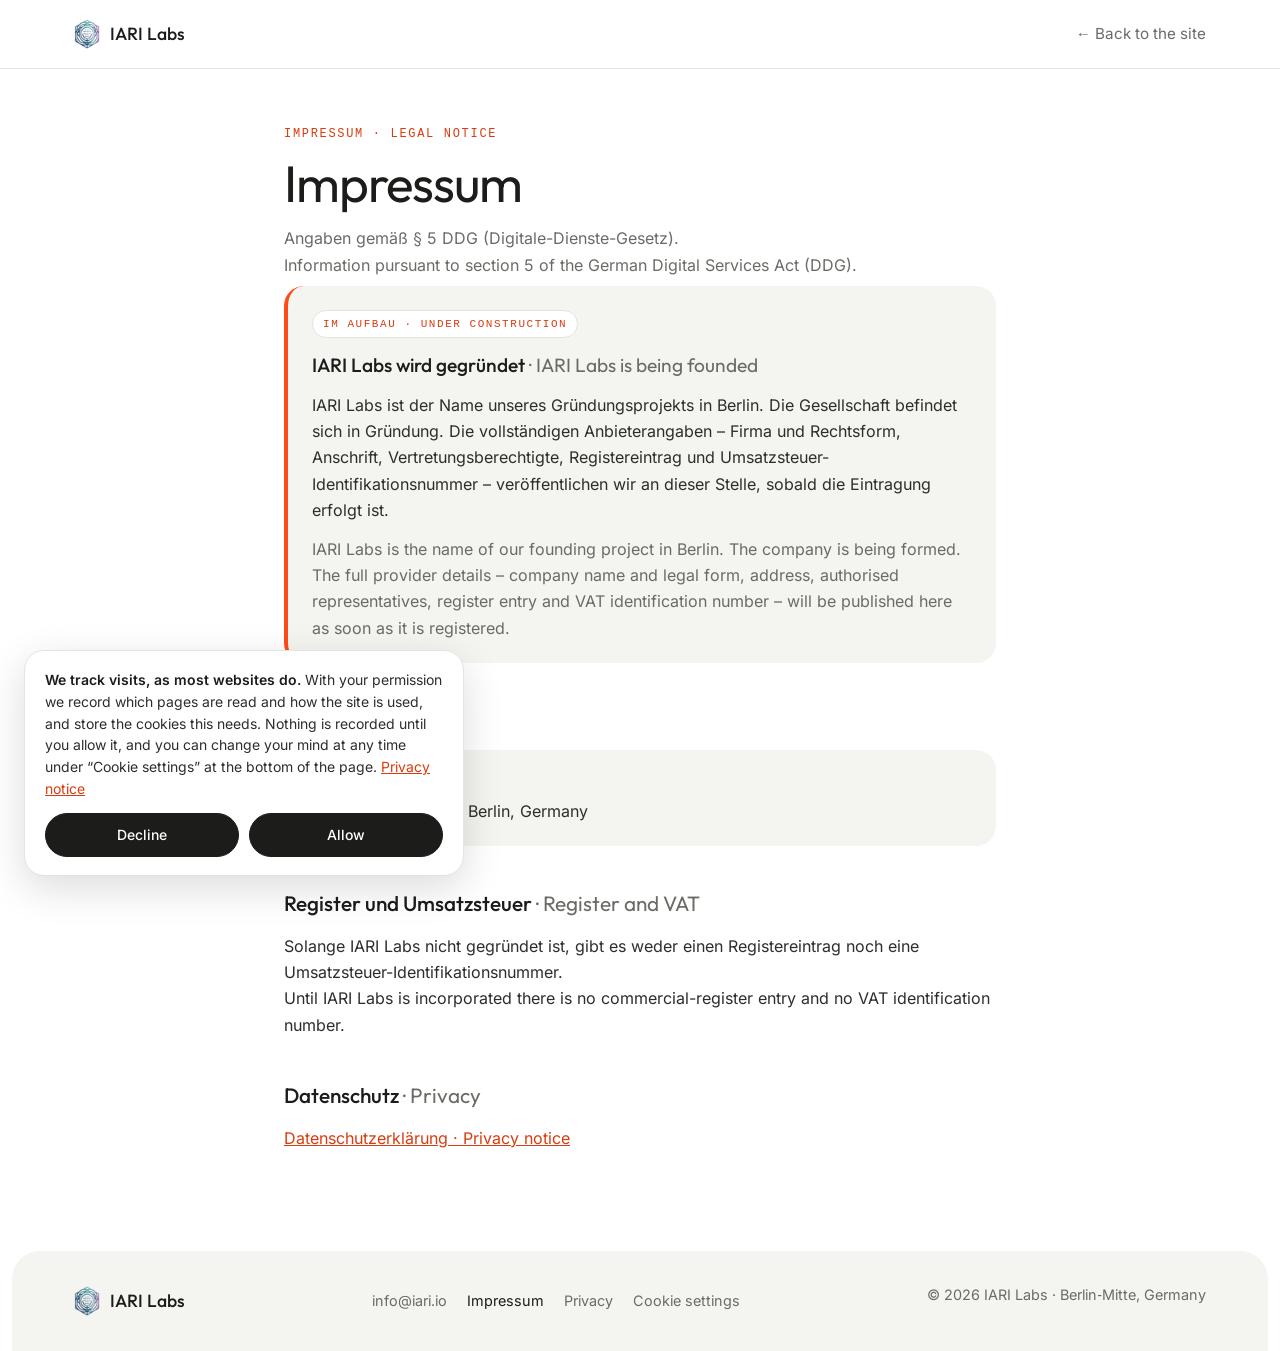
<file: impressum.html>
<!DOCTYPE html>
<html lang="de">
<head>
  <meta charset="UTF-8">
  <meta name="viewport" content="width=device-width, initial-scale=1.0">
  <title>Impressum · IARI Labs</title>
  <meta name="robots" content="noindex, follow">
  <link rel="icon" type="image/png" href="assets/favicon.png">
  <link rel="stylesheet" href="assets/fonts/fonts.css">
  <link rel="stylesheet" href="assets/legal.css">
  <script src="assets/consent.js" defer></script>
  <!--
    1 Nov 2026: published as "im Aufbau / under construction" until the company (UG or GmbH) exists.
    The version naming the founders as provider is in git (commit 9e300f1). At registration, replace
    the notice card with the provider block:
      - the company's name with its legal form ("IARI Labs GmbH", or "... UG (haftungsbeschränkt)";
        "i. G." between notarisation and registration) and its registered address;
      - "vertreten durch" + the managing director(s);
      - the register court and number (Berlin: Amtsgericht Charlottenburg, HRB …);
      - the VAT ID once the tax office assigns one;
      - a phone number next to the e-mail address.
    README.md, section "Legal pages", has the reasoning.
  -->
</head>
<body>
  <header class="bar">
    <div class="wrap">
      <a href="index.html" class="logo"><img src="assets/logo-mark-256.png" alt=""> IARI Labs</a>
      <a href="index.html" class="back" lang="en">&larr; Back to the site</a>
    </div>
  </header>

  <main class="wrap">
    <div class="eyebrow">Impressum · Legal notice</div>
    <h1>Impressum</h1>
    <p class="sub">Angaben gemäß § 5 DDG (Digitale-Dienste-Gesetz).<br>
      <span lang="en">Information pursuant to section 5 of the German Digital Services Act (DDG).</span></p>

    <div class="card wip">
      <span class="badge">Im Aufbau · <span lang="en">Under construction</span></span>
      <h2>IARI Labs wird gegründet <span class="en" lang="en">· IARI Labs is being founded</span></h2>
      <p>IARI Labs ist der Name unseres Gründungsprojekts in Berlin. Die Gesellschaft befindet sich in Gründung.
        Die vollständigen Anbieterangaben – Firma und Rechtsform, Anschrift, Vertretungsberechtigte,
        Registereintrag und Umsatzsteuer-Identifikationsnummer – veröffentlichen wir an dieser Stelle, sobald
        die Eintragung erfolgt ist.</p>
      <p class="tr" lang="en">IARI Labs is the name of our founding project in Berlin. The company is being
        formed. The full provider details – company name and legal form, address, authorised representatives,
        register entry and VAT identification number – will be published here as soon as it is registered.</p>
    </div>

    <h2>Kontakt <span class="en" lang="en">· Contact</span></h2>
    <div class="card">
      <p>E-Mail: <a href="mailto:info@iari.io">info@iari.io</a><br>
        Berlin, Deutschland <span lang="en">· Berlin, Germany</span></p>
    </div>

    <h2>Register und Umsatzsteuer <span class="en" lang="en">· Register and VAT</span></h2>
    <p>Solange IARI Labs nicht gegründet ist, gibt es weder einen Registereintrag noch eine
      Umsatzsteuer-Identifikationsnummer.<br>
      <span lang="en">Until IARI Labs is incorporated there is no commercial-register entry and no VAT
      identification number.</span></p>

    <h2>Datenschutz <span class="en" lang="en">· Privacy</span></h2>
    <p><a href="datenschutz.html">Datenschutzerklärung <span lang="en">· Privacy notice</span></a></p>
  </main>

  <footer>
    <div class="wrap">
      <a href="index.html" class="logo"><img src="assets/logo-mark-256.png" alt=""> IARI Labs</a>
      <nav lang="en">
        <a href="mailto:info@iari.io">info@iari.io</a>
        <a href="impressum.html" aria-current="page">Impressum</a>
        <a href="datenschutz.html">Privacy</a>
        <a href="#" data-consent-open>Cookie settings</a>
      </nav>
      <p lang="en">&copy; 2026 IARI Labs · Berlin‑Mitte, Germany</p>
    </div>
  </footer>
</body>
</html>
</file>
<file: assets/fonts/fonts.css>
/* Inter and Outfit, served from this site instead of fonts.googleapis.com, so no visitor
 * data goes to Google (LG München I, 20.01.2022, 3 O 17493/20). Variable fonts, latin subset
 * (English, German umlauts and ß, Spanish accents), downloaded 2026-10-22 from the Google
 * Fonts CSS API. SIL Open Font License 1.1: OFL-Inter.txt, OFL-Outfit.txt. */
@font-face {
  font-family: 'Inter';
  font-style: normal;
  font-weight: 400 600;
  font-display: swap;
  src: url('inter-latin.woff2') format('woff2');
  unicode-range: U+0000-00FF, U+0131, U+0152-0153, U+02BB-02BC, U+02C6, U+02DA, U+02DC, U+0304, U+0308, U+0329, U+2000-206F, U+20AC, U+2122, U+2191, U+2193, U+2212, U+2215, U+FEFF, U+FFFD;
}
@font-face {
  font-family: 'Outfit';
  font-style: normal;
  font-weight: 300 600;
  font-display: swap;
  src: url('outfit-latin.woff2') format('woff2');
  unicode-range: U+0000-00FF, U+0131, U+0152-0153, U+02BB-02BC, U+02C6, U+02DA, U+02DC, U+0304, U+0308, U+0329, U+2000-206F, U+20AC, U+2122, U+2191, U+2193, U+2212, U+2215, U+FEFF, U+FFFD;
}
</file>
<file: live/live.css>
/* IARI Live: the site's black sheet (index.html #demo) as a full-screen app. */
:root {
  --dark: #0d0d0c; --dark2: #181816; --dark3: #22221f; --dark-line: #2a2a27;
  --on-dark: #f4f4f1; --on-dark-muted: #a6a6a0;
  --accent: #ff4a1a; --accent-ink: #d93c0e; --wait: #ffb224;
  --display: "Outfit", "Avenir Next", "Helvetica Neue", Arial, sans-serif;
  --body: "Inter", "Helvetica Neue", Arial, sans-serif;
  --mono: ui-monospace, "SF Mono", Menlo, Consolas, monospace;
  color-scheme: dark;
}
* { margin: 0; padding: 0; box-sizing: border-box; }
html, body { height: 100%; background: var(--dark); color: var(--on-dark); font-family: var(--body); -webkit-text-size-adjust: 100%; }
body { overscroll-behavior: none; -webkit-tap-highlight-color: transparent; }
button { font: inherit; color: inherit; }

.app { display: grid; grid-template-columns: minmax(0, 1fr); grid-template-rows: auto auto minmax(0, 1fr); height: 100vh; height: 100dvh; overflow: hidden; }

/* the bar */
.bar { display: flex; align-items: center; gap: 8px; min-width: 0; padding: calc(env(safe-area-inset-top) + 8px) calc(env(safe-area-inset-right) + 12px) 8px calc(env(safe-area-inset-left) + 12px); }
.brand { display: flex; align-items: center; gap: 8px; color: var(--on-dark); text-decoration: none; font-family: var(--display); font-size: 1.05rem; white-space: nowrap; }
.brand img { height: 30px; width: auto; background: #fff; border-radius: 8px; padding: 3px 4px; }
.brand b { font-weight: 500; color: var(--accent); }
.chip { display: inline-flex; align-items: center; gap: 7px; padding: 4px 10px; border: 1px solid var(--dark-line); border-radius: 999px; font-size: 12px; color: var(--on-dark-muted); white-space: nowrap; }
.chip i { width: 8px; height: 8px; border-radius: 50%; background: var(--on-dark-muted); }
.chip.live i { background: var(--accent); box-shadow: 0 0 10px var(--accent); animation: blink 1.6s infinite; }
.chip.live { color: var(--on-dark); }
.chip.demo i { background: var(--on-dark); }
.chip.wait i { background: var(--wait); animation: blink .8s infinite; }
.chip.bad i { background: var(--accent-ink); }
@keyframes blink { 50% { opacity: .35; } }
.tools { margin-left: auto; display: flex; gap: 6px; }
.tb { height: 34px; min-width: 34px; padding: 0 12px; border-radius: 999px; border: 1px solid var(--dark-line); background: var(--dark2); cursor: pointer; font-size: 13px; display: inline-grid; place-items: center; }
.tb.icon { padding: 0; }
.tb.primary { background: var(--accent); border-color: var(--accent); color: #fff; font-weight: 600; }
.tb[hidden] { display: none; }

/* the picture */
.stage { position: relative; width: 100%; aspect-ratio: 4 / 3; max-height: 62dvh; background: #000; touch-action: manipulation; user-select: none; -webkit-user-select: none; }
.stage canvas { position: absolute; inset: 0; width: 100%; height: 100%; display: block; }
.fatal { position: absolute; inset: 0; display: grid; place-items: center; padding: 24px; text-align: center; color: var(--on-dark-muted); }

/* the panel */
.panel { container-type: inline-size; min-width: 0; overflow-y: auto; -webkit-overflow-scrolling: touch; padding: 12px calc(env(safe-area-inset-right) + 12px) calc(env(safe-area-inset-bottom) + 16px) calc(env(safe-area-inset-left) + 12px); display: grid; gap: 10px; align-content: start; }
.k { font-family: var(--mono); font-size: 11px; letter-spacing: .14em; text-transform: uppercase; color: var(--on-dark-muted); display: flex; align-items: center; gap: 10px; }
.verdict { display: grid; grid-template-columns: 1fr auto; gap: 16px; align-items: end; background: var(--dark2); border: 1px solid var(--dark-line); border-radius: 18px; padding: 14px 16px; }
.cls { font-family: var(--display); font-size: clamp(1.3rem, 9cqi, 2.2rem); overflow-wrap: anywhere; font-weight: 500; letter-spacing: .02em; line-height: 1.15; margin-top: 4px; }
.pbar { height: 4px; background: var(--dark3); border-radius: 2px; overflow: hidden; margin-top: 8px; }
.pbar i { display: block; height: 100%; width: 0; background: var(--accent); transition: width .25s; }
.lvl { text-align: right; }
.lvl .num { font-family: var(--display); font-size: clamp(1.15rem, 7cqi, 1.6rem); white-space: nowrap; font-variant-numeric: tabular-nums; margin-top: 4px; }
.lvl .sub { font-size: 12px; color: var(--on-dark-muted); white-space: nowrap; }
.lvl .sub.on { color: var(--accent); }
.card { position: relative; background: var(--dark2); border: 1px solid var(--dark-line); border-radius: 18px; padding: 12px 10px 6px 12px; }
.chart { height: 130px; margin-top: 6px; }
.card.nodata::after { content: attr(data-empty); position: absolute; inset: 34px 12px 8px; display: grid; place-items: center; text-align: center; font-size: 13px; color: var(--on-dark-muted); background: rgba(24, 24, 22, .7); border-radius: 12px; pointer-events: none; }
.leg { margin-left: auto; display: inline-flex; align-items: center; gap: 6px; letter-spacing: .06em; text-transform: none; }
.leg i { display: inline-block; width: 14px; height: 2px; background: var(--accent); }
.leg i.m { background: var(--on-dark-muted); margin-left: 8px; }
.events { list-style: none; padding: 6px 0 6px; font-size: 14px; }
.events li { display: grid; grid-template-columns: auto 1fr auto; gap: 12px; padding: 5px 2px; border-bottom: 1px solid var(--dark-line); }
.events li:last-child { border-bottom: 0; }
.events time { font-family: var(--mono); font-size: 12px; color: var(--on-dark-muted); padding-top: 2px; }
.events b { font-family: var(--display); font-weight: 500; letter-spacing: .04em; }
.events span { color: var(--on-dark-muted); font-variant-numeric: tabular-nums; }
.stats { font-family: var(--mono); font-size: 11px; color: var(--on-dark-muted); line-height: 1.6; padding: 0 4px; }
.legal { font-size: 12px; color: var(--on-dark-muted); text-align: center; padding: 8px 0 4px; }
.legal a { color: var(--on-dark-muted); }

/* uPlot on the dark sheet */
.uplot, .u-wrap { font-family: var(--body); }

/* double tap: the picture alone */
body.immersive .panel, body.immersive .bar { display: none; }
body.immersive .app { grid-template-rows: minmax(0, 1fr); }
body.immersive .stage { aspect-ratio: auto; max-height: none; height: 100%; }

/* landscape: the picture left, the panel right */
@media (orientation: landscape) and (min-aspect-ratio: 5 / 4) {
  .app { grid-template-columns: minmax(0, 1fr) minmax(280px, 32vw); grid-template-rows: auto minmax(0, 1fr); }
  .bar { grid-column: 1 / -1; }
  .stage { aspect-ratio: auto; max-height: none; height: 100%; }
  .panel { grid-column: 2; grid-row: 2; }
  body.immersive .app { grid-template-columns: 1fr; }
}
@media (max-width: 480px) { .brand span { display: none; } .tb { padding: 0 10px; } }
@media (max-width: 340px) { #btnFull { display: none; } }

/* the connect sheet */
dialog { margin: auto auto 0; width: 100%; max-width: 560px; border: 0; background: transparent; color: var(--on-dark); }
@media (min-width: 600px) { dialog { margin: auto; } }
dialog::backdrop { background: rgba(0, 0, 0, .6); backdrop-filter: blur(2px); }
.sheet { position: relative; background: var(--dark2); border: 1px solid var(--dark-line); border-radius: 22px 22px 0 0; padding: 22px 18px calc(env(safe-area-inset-bottom) + 20px); display: grid; gap: 10px; }
@media (min-width: 600px) { .sheet { border-radius: 22px; } }
.sheet h2 { font-family: var(--display); font-weight: 500; font-size: 1.4rem; }
.sheet .muted { color: var(--on-dark-muted); font-size: .95rem; line-height: 1.5; }
.sheet label { font-family: var(--mono); font-size: 11px; letter-spacing: .14em; text-transform: uppercase; color: var(--on-dark-muted); margin-top: 6px; }
.sheet input { width: 100%; padding: 14px 16px; border-radius: 12px; border: 1px solid var(--dark-line); background: var(--dark); color: var(--on-dark); font: inherit; font-size: 16px; }
.sheet input:focus { outline: none; border-color: var(--accent); }
.row { display: flex; gap: 8px; flex-wrap: wrap; }
.btn { flex: 1; min-height: 46px; padding: 0 18px; border-radius: 999px; border: 1px solid var(--dark-line); background: var(--dark3); cursor: pointer; font-weight: 500; }
.btn.primary { background: var(--accent); border-color: var(--accent); color: #fff; }
.err { color: #ffd2c4; background: rgba(255, 74, 26, .12); border: 1px solid rgba(255, 74, 26, .35); padding: 10px 12px; border-radius: 12px; font-size: .92rem; line-height: 1.45; }
.note { color: var(--on-dark-muted); font-size: .9rem; line-height: 1.45; }
.sheet details { margin-top: 4px; font-size: .92rem; color: var(--on-dark-muted); line-height: 1.5; }
.sheet summary { cursor: pointer; color: var(--on-dark); padding: 6px 0; }
.sheet ul { padding-left: 18px; display: grid; gap: 6px; }
.sheet b { color: var(--on-dark); font-weight: 600; }
.sheet code { font-family: var(--mono); font-size: .9em; color: var(--on-dark); }
.close { position: absolute; right: 12px; top: 10px; width: 36px; height: 36px; border-radius: 50%; border: 0; background: var(--dark3); cursor: pointer; font-size: 20px; line-height: 1; }
</file>
<file: assets/legal.css>
/* The Impressum and the privacy notice: the main site's palette and type, one narrow column. */
:root {
  --bg: #ffffff; --panel: #f4f4f1; --line: #e3e3df;
  --ink: #1c1c1a; --text: #2d2d2a; --muted: #6b6b66;
  --accent: #ff4a1a; --accent-ink: #d93c0e;
  --display: "Outfit", "Avenir Next", "Helvetica Neue", Arial, sans-serif;
  --body: "Inter", "Helvetica Neue", Arial, sans-serif;
  --mono: ui-monospace, "SF Mono", Menlo, Consolas, monospace;
}
* { margin: 0; padding: 0; box-sizing: border-box; }
html { -webkit-text-size-adjust: 100%; }
body { font-family: var(--body); background: var(--bg); color: var(--text); line-height: 1.65; }
a { color: var(--accent-ink); }
.wrap { max-width: 760px; margin: 0 auto; padding: 0 24px; }
.bar { border-bottom: 1px solid var(--line); }
.bar .wrap { max-width: 1180px; display: flex; align-items: center; justify-content: space-between; gap: 16px; height: 68px; }
.logo { display: flex; align-items: center; gap: 10px; text-decoration: none; font-family: var(--display); font-weight: 500; font-size: 1.1rem; color: var(--ink); }
.logo img { height: 30px; width: auto; }
.back { color: var(--muted); text-decoration: none; font-size: .95rem; }
.back:hover { color: var(--ink); }
main.wrap { padding: 56px 24px 88px; }   /* main.wrap: .wrap alone would win and drop the top padding */
.eyebrow { font-family: var(--mono); font-size: 12px; letter-spacing: .14em; text-transform: uppercase; color: var(--accent-ink); }
h1 { font-family: var(--display); font-weight: 400; font-size: clamp(2.2rem, 5vw, 3.2rem); line-height: 1.1; letter-spacing: -.02em; color: var(--ink); margin: 10px 0 14px; }
.sub { color: var(--muted); margin-bottom: 8px; }
.updated { color: var(--muted); font-size: .9rem; }
h2 { font-family: var(--display); font-weight: 500; font-size: 1.3rem; color: var(--ink); margin: 40px 0 12px; scroll-margin-top: 24px; }
h2 .en { color: var(--muted); font-weight: 400; }
p, ul { margin-bottom: 12px; }
ul { padding-left: 22px; }
li { margin-bottom: 6px; }
.card { background: var(--panel); border-radius: 20px; padding: 22px 24px; }
.card p:last-child { margin-bottom: 0; }
.note { color: var(--muted); font-size: .95rem; margin-top: 14px; }
[lang="en"].tr { color: var(--muted); }
mark.todo { background: #fff2a8; outline: 1px dashed #b89400; border-radius: 3px; padding: 0 3px; color: inherit; }
footer { background: var(--panel); border-radius: 28px 28px 0 0; margin: 0 12px; padding: 32px 0; color: var(--muted); font-size: .9rem; }
footer .wrap { max-width: 1180px; display: flex; justify-content: space-between; align-items: center; gap: 14px 24px; flex-wrap: wrap; }
footer nav { display: flex; gap: 20px; flex-wrap: wrap; }
footer a { color: var(--muted); text-decoration: none; }
footer a:hover, footer a[aria-current] { color: var(--ink); }
@media (max-width: 600px) {
  .wrap { padding: 0 16px; }
  main.wrap { padding: 40px 16px 64px; }
  .card { padding: 18px; }
  footer { margin: 0 8px; }
}
/* the Impressum while the company is being founded */
.card.wip { border-left: 4px solid var(--accent); }
.card h2 { margin: 12px 0 10px; font-size: 1.2rem; }
.badge { display: inline-block; font-family: var(--mono); font-size: 11px; letter-spacing: .14em; text-transform: uppercase; color: var(--accent-ink); background: #fff; border: 1px solid var(--line); border-radius: 999px; padding: 4px 10px; }
</file>
<file: live/vendor/uPlot.min.css>
.uplot, .uplot *, .uplot *::before, .uplot *::after {box-sizing: border-box;}.uplot {font-family: system-ui, -apple-system, "Segoe UI", Roboto, "Helvetica Neue", Arial, "Noto Sans", sans-serif, "Apple Color Emoji", "Segoe UI Emoji", "Segoe UI Symbol", "Noto Color Emoji";line-height: 1.5;width: min-content;}.u-title {text-align: center;font-size: 18px;font-weight: bold;}.u-wrap {position: relative;user-select: none;}.u-over, .u-under {position: absolute;}.u-under {overflow: hidden;}.uplot canvas {display: block;position: relative;width: 100%;height: 100%;}.u-axis {position: absolute;}.u-legend {font-size: 14px;margin: auto;text-align: center;}.u-inline {display: block;}.u-inline * {display: inline-block;}.u-inline tr {margin-right: 16px;}.u-legend th {font-weight: 600;}.u-legend th > * {vertical-align: middle;display: inline-block;}.u-legend .u-marker {width: 1em;height: 1em;margin-right: 4px;background-clip: padding-box !important;}.u-inline.u-live th::after {content: ":";vertical-align: middle;}.u-inline:not(.u-live) .u-value {display: none;}.u-series > * {padding: 4px;}.u-series th {cursor: pointer;}.u-legend .u-off > * {opacity: 0.3;}.u-select {background: rgba(0,0,0,0.07);position: absolute;pointer-events: none;}.u-cursor-x, .u-cursor-y {position: absolute;left: 0;top: 0;pointer-events: none;will-change: transform;}.u-hz .u-cursor-x, .u-vt .u-cursor-y {height: 100%;border-right: 1px dashed #607D8B;}.u-hz .u-cursor-y, .u-vt .u-cursor-x {width: 100%;border-bottom: 1px dashed #607D8B;}.u-cursor-pt {position: absolute;top: 0;left: 0;border-radius: 50%;border: 0 solid;pointer-events: none;will-change: transform;/*this has to be !important since we set inline "background" shorthand */background-clip: padding-box !important;}.u-axis.u-off, .u-select.u-off, .u-cursor-x.u-off, .u-cursor-y.u-off, .u-cursor-pt.u-off {display: none;}
</file>
